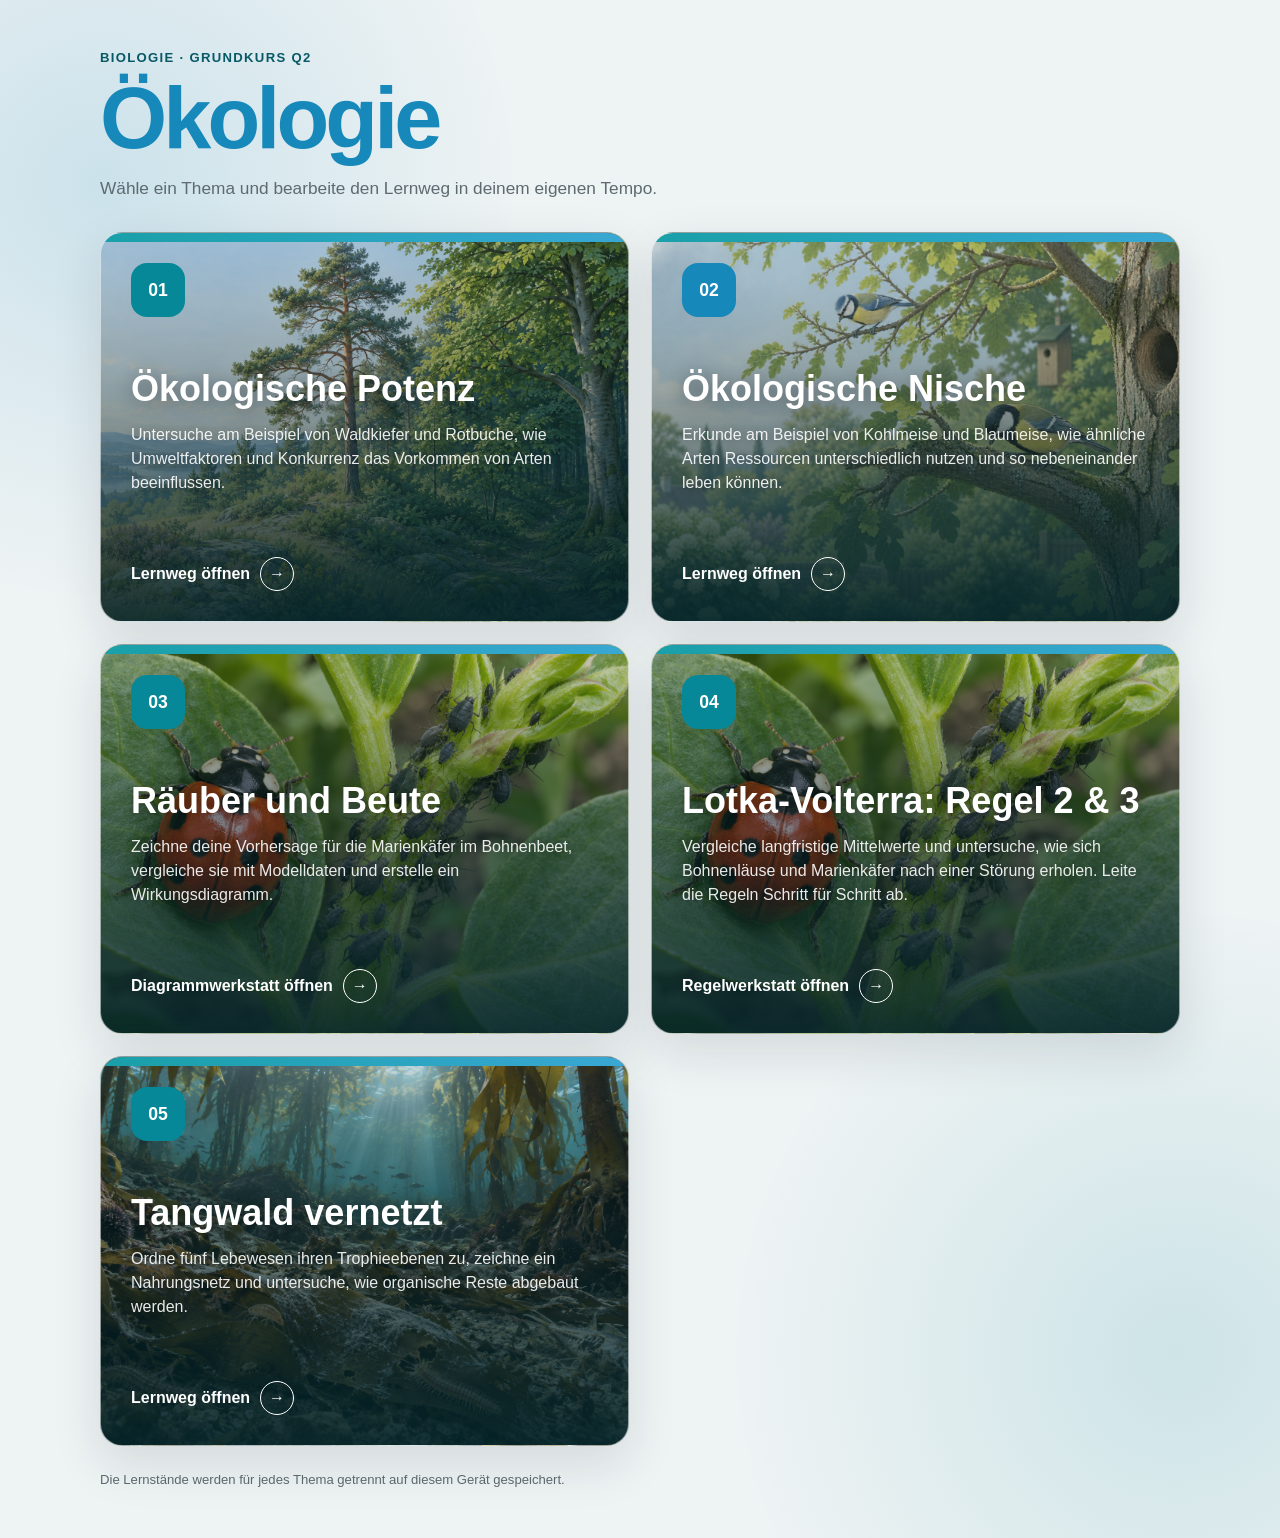
<file: index.html>
<!doctype html>
<html lang="de">
<head>
  <meta charset="utf-8">
  <meta name="viewport" content="width=device-width, initial-scale=1">
  <meta name="description" content="Interaktive Lernprogramme zu ökologischer Potenz, ökologischer Nische, Räuber-Beute-Beziehungen und Nahrungsnetzen für den Biologieunterricht.">
  <title>Ökologie</title>
  <link rel="icon" type="image/svg+xml" href="data:image/svg+xml,%3Csvg xmlns='http://www.w3.org/2000/svg' viewBox='0 0 64 64'%3E%3Crect width='64' height='64' rx='14' fill='%23078898'/%3E%3Cpath d='M15 45c10-4 13-17 17-29 5 12 8 25 17 29H15Z' fill='%23fff'/%3E%3Ccircle cx='46' cy='18' r='6' fill='%231688ba'/%3E%3C/svg%3E">
  <style>
    :root { --ink:#17242a; --muted:#5d6a70; --petrol:#078898; --petrol-dark:#075966; --blue:#1688ba; --line:#d5dfe2; --surface:#fff; --background:#eef3f4; --shadow:0 18px 50px rgba(23,36,42,.12); }
    * { box-sizing:border-box; }
    body { min-height:100vh; margin:0; font-family:Arial,Helvetica,sans-serif; color:var(--ink); background:radial-gradient(circle at 8% 12%,rgba(22,136,186,.16),transparent 26rem),radial-gradient(circle at 92% 88%,rgba(7,136,152,.14),transparent 28rem),var(--background); font-size:16px; line-height:1.5; }
    .skip { position:absolute; left:-9999px; top:12px; z-index:10; padding:10px 14px; color:#fff; background:var(--petrol-dark); border-radius:8px; }
    .skip:focus { left:12px; }
    .page { width:min(1080px,calc(100% - 40px)); min-height:100vh; margin:auto; display:grid; align-content:center; padding:48px 0; }
    header { margin-bottom:30px; }
    .course { margin:0 0 8px; color:var(--petrol-dark); font-size:.82rem; font-weight:700; letter-spacing:.1em; text-transform:uppercase; }
    h1 { margin:0; color:var(--blue); font-size:clamp(2.6rem,8vw,5.4rem); line-height:.98; letter-spacing:-.045em; }
    .intro { max-width:680px; margin:16px 0 0; color:var(--muted); font-size:1.08rem; }
    .modules { display:grid; grid-template-columns:repeat(2,minmax(0,1fr)); gap:22px; }
    .module { position:relative; min-height:390px; padding:30px; overflow:hidden; display:flex; flex-direction:column; color:#fff; text-decoration:none; background-position:center; background-size:cover; border:1px solid rgba(255,255,255,.55); border-radius:22px; box-shadow:var(--shadow); isolation:isolate; transition:transform .2s ease,border-color .2s ease,box-shadow .2s ease; }
    .module:first-child { background-image:linear-gradient(180deg,rgba(5,37,42,.06) 0%,rgba(5,37,42,.32) 38%,rgba(5,37,42,.91) 100%),url("assets/kachel-oekologische-potenz.png"); }
    .module:nth-child(2) { background-image:linear-gradient(180deg,rgba(5,37,42,.05) 0%,rgba(5,37,42,.34) 38%,rgba(5,37,42,.92) 100%),url("assets/kachel-oekologische-nische.png"); }
    .module.bohnenbeet { background-image:linear-gradient(180deg,rgba(5,37,42,.15),rgba(5,37,42,.92)),url("diagrammwerkstatt/bohnentrieb.png"); }
    .module.tangwald { background-image:linear-gradient(180deg,rgba(5,37,42,.15),rgba(5,37,42,.94)),url("nahrungsnetz/assets/tangwald-detritus.png"); }
    .module::before { content:""; position:absolute; inset:0 0 auto; height:9px; z-index:2; background:linear-gradient(90deg,#19a0a8,#39a8d4); }
    .module:hover { transform:translateY(-5px); border-color:#fff; box-shadow:0 26px 62px rgba(23,36,42,.24); }
    .module:focus-visible { outline:4px solid rgba(22,136,186,.28); outline-offset:4px; }
    .number { position:relative; z-index:1; width:54px; height:54px; display:grid; place-items:center; margin-bottom:52px; border-radius:16px; color:#fff; background:var(--petrol); font-size:1.1rem; font-weight:700; }
    .module:nth-child(2) .number { background:var(--blue); }
    .module h2 { position:relative; z-index:1; margin:0; color:#fff; font-size:clamp(1.65rem,3.2vw,2.25rem); line-height:1.12; text-shadow:0 2px 18px rgba(0,0,0,.38); }
    .module p { position:relative; z-index:1; max-width:34rem; margin:13px 0 25px; color:rgba(255,255,255,.9); text-shadow:0 1px 10px rgba(0,0,0,.32); }
    .start { position:relative; z-index:1; margin-top:auto; display:inline-flex; align-items:center; gap:10px; color:#fff; font-weight:700; }
    .arrow { width:34px; height:34px; display:grid; place-items:center; border:1px solid currentColor; border-radius:50%; transition:transform .2s ease,background .2s ease,color .2s ease; }
    .module:hover .arrow { transform:translateX(4px); color:var(--petrol-dark); background:#fff; }
    footer { margin-top:24px; color:var(--muted); font-size:.82rem; }
    @media (max-width:760px) { .page { width:min(100% - 28px,560px); padding:34px 0; align-content:start; } header { margin:22px 0 24px; } .modules { grid-template-columns:1fr; } .module { min-height:280px; padding:25px; } .number { margin-bottom:34px; } }
    @media (prefers-reduced-motion:reduce) { *,*::before,*::after { scroll-behavior:auto!important; transition:none!important; } }
  </style>
</head>
<body>
  <a class="skip" href="#module">Zu den Lernprogrammen</a>
  <main class="page">
    <header>
      <p class="course">Biologie · Grundkurs Q2</p>
      <h1>Ökologie</h1>
      <p class="intro">Wähle ein Thema und bearbeite den Lernweg in deinem eigenen Tempo.</p>
    </header>
    <section class="modules" id="module" aria-label="Lernprogramme">
      <a class="module" href="potenz/index.html">
        <span class="number" aria-hidden="true">01</span>
        <h2>Ökologische Potenz</h2>
        <p>Untersuche am Beispiel von Waldkiefer und Rotbuche, wie Umweltfaktoren und Konkurrenz das Vorkommen von Arten beeinflussen.</p>
        <span class="start">Lernweg öffnen <span class="arrow" aria-hidden="true">→</span></span>
      </a>
      <a class="module" href="nische/index.html">
        <span class="number" aria-hidden="true">02</span>
        <h2>Ökologische Nische</h2>
        <p>Erkunde am Beispiel von Kohlmeise und Blaumeise, wie ähnliche Arten Ressourcen unterschiedlich nutzen und so nebeneinander leben können.</p>
        <span class="start">Lernweg öffnen <span class="arrow" aria-hidden="true">→</span></span>
      </a>
      <a class="module bohnenbeet" href="diagrammwerkstatt/">
        <span class="number" aria-hidden="true">03</span>
        <h2>Räuber und Beute</h2>
        <p>Zeichne deine Vorhersage für die Marienkäfer im Bohnenbeet, vergleiche sie mit Modelldaten und erstelle ein Wirkungsdiagramm.</p>
        <span class="start">Diagrammwerkstatt öffnen <span class="arrow" aria-hidden="true">→</span></span>
      </a>
      <a class="module bohnenbeet" href="regelwerkstatt/">
        <span class="number" aria-hidden="true">04</span>
        <h2>Lotka-Volterra: Regel 2 &amp; 3</h2>
        <p>Vergleiche langfristige Mittelwerte und untersuche, wie sich Bohnenläuse und Marienkäfer nach einer Störung erholen. Leite die Regeln Schritt für Schritt ab.</p>
        <span class="start">Regelwerkstatt öffnen <span class="arrow" aria-hidden="true">→</span></span>
      </a>
      <a class="module tangwald" href="nahrungsnetz/">
        <span class="number" aria-hidden="true">05</span>
        <h2>Tangwald vernetzt</h2>
        <p>Ordne fünf Lebewesen ihren Trophieebenen zu, zeichne ein Nahrungsnetz und untersuche, wie organische Reste abgebaut werden.</p>
        <span class="start">Lernweg öffnen <span class="arrow" aria-hidden="true">→</span></span>
      </a>
    </section>
    <footer>Die Lernstände werden für jedes Thema getrennt auf diesem Gerät gespeichert.</footer>
  </main>
</body>
</html>
</file>
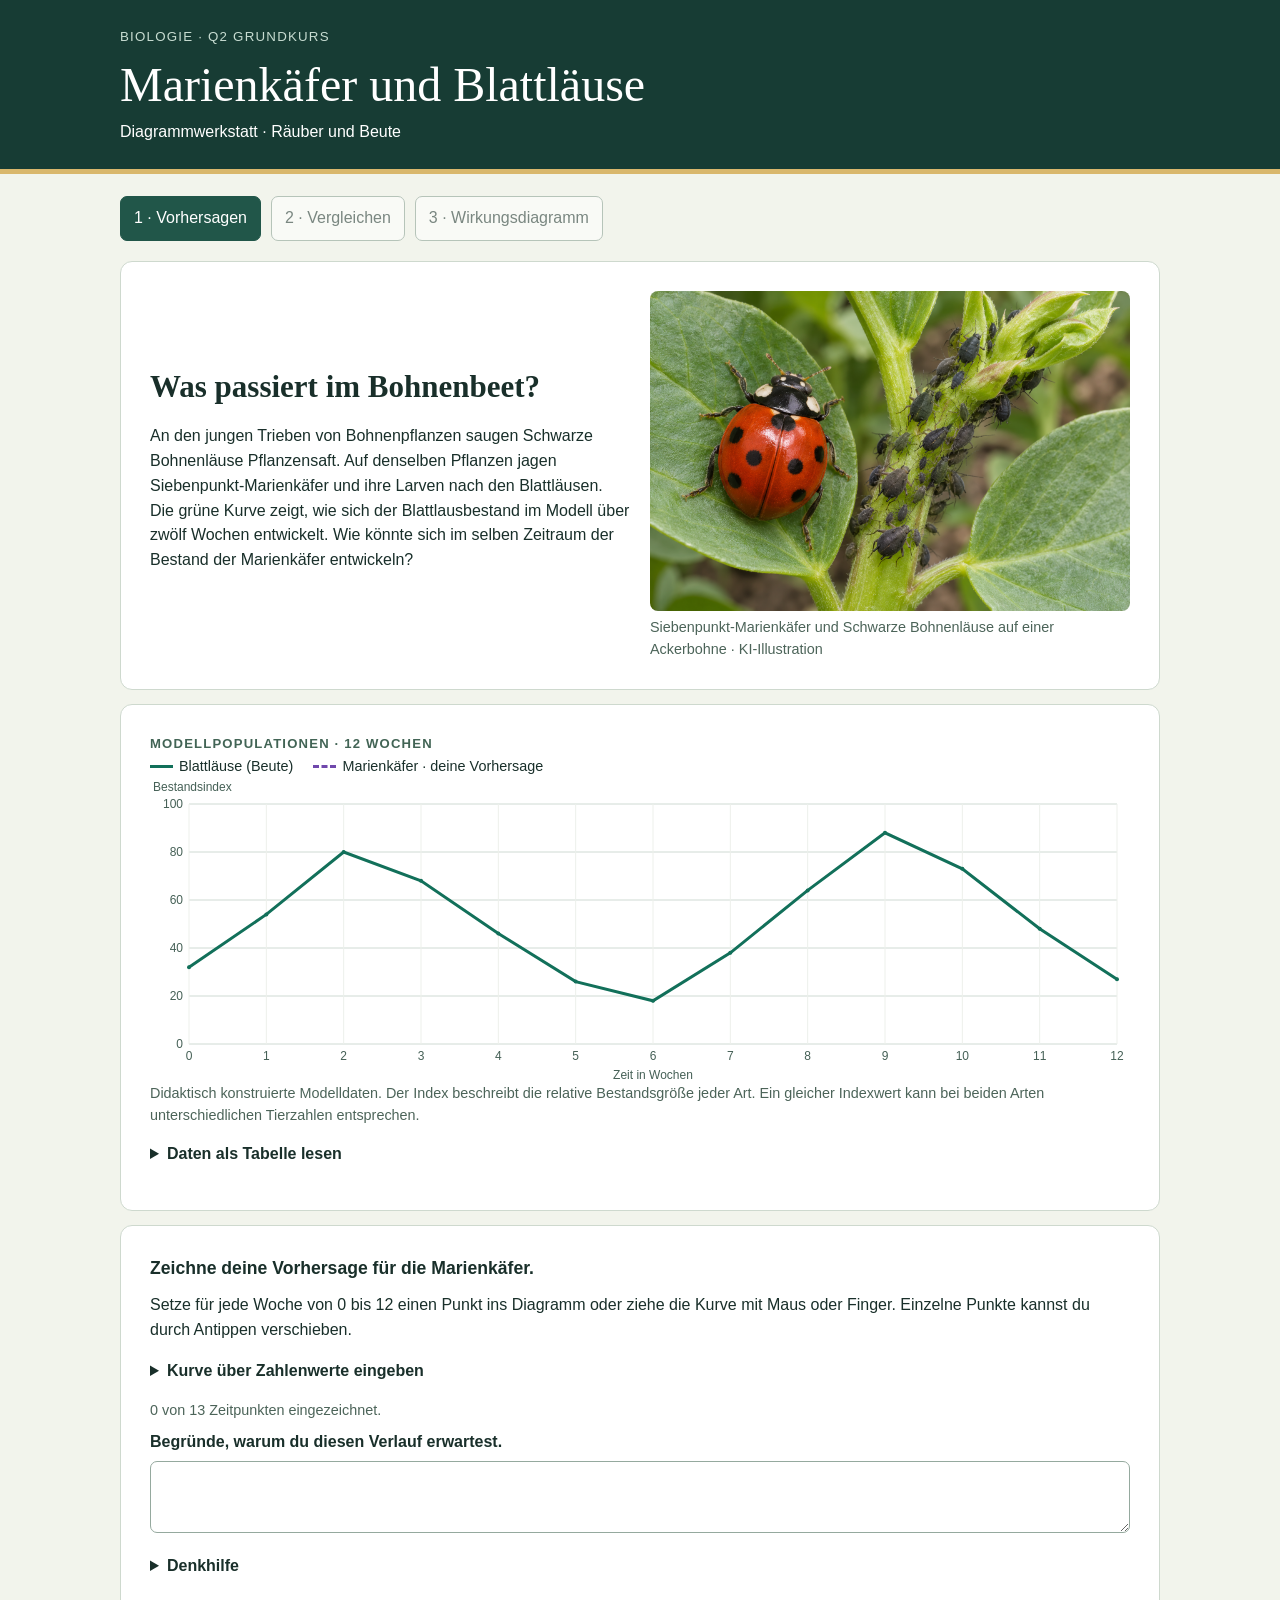
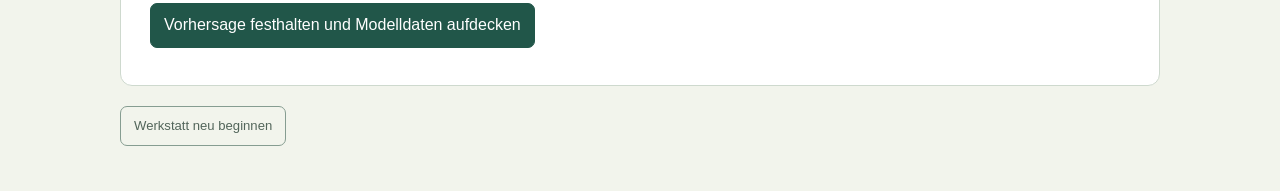
<file: diagrammwerkstatt/index.html>
<!doctype html>
<html lang="de">
<head>
<meta charset="utf-8"><meta name="viewport" content="width=device-width,initial-scale=1">
<title>Marienkäfer und Blattläuse · Diagrammwerkstatt</title>
<style>
*{box-sizing:border-box}body{margin:0;background:#f2f4ec;color:#192f2a;font:16px/1.55 "Source Sans 3","Segoe UI",sans-serif}header{background:#173c34;color:white;padding:24px max(5vw,calc((100vw - 1040px)/2));border-bottom:5px solid #d9b76c}header small{color:#c7dcd1;letter-spacing:.09em}h1,h2,h3,p{margin:0 0 .6em}h1{font:clamp(32px,5vw,48px)/1.15 Georgia,serif;margin:8px 0}main{width:min(1040px,92%);margin:22px auto 45px}nav,.actions,.legend{display:flex;gap:10px;flex-wrap:wrap;align-items:center}button,select,input,textarea{font:inherit;color:inherit}button,select{padding:9px 13px;border:1px solid #869d91;border-radius:7px;background:white}button{cursor:pointer}button:disabled{opacity:.55;cursor:default}nav{padding-bottom:20px}nav button[aria-current=step],.primary{background:#215649;color:white;border-color:#215649}button:focus-visible,select:focus-visible,input:focus-visible,textarea:focus-visible,summary:focus-visible{outline:3px solid #b4601e;outline-offset:2px}.panel,figure{background:#fff;border:1px solid #ced9ce;border-radius:12px;padding:clamp(15px,3vw,29px);margin:0 0 14px}h2{font:600 clamp(23px,3vw,31px)/1.2 Georgia,serif}h3{font-size:1.1rem}.eyebrow{font-size:.82rem;letter-spacing:.09em;text-transform:uppercase;color:#426455;font-weight:700}.legend{gap:6px 20px;font-size:.9rem}.key:before{content:"";display:inline-block;width:23px;margin-right:6px;vertical-align:middle;border-top:3px solid var(--c)}.dash:before{border-top-style:dashed}svg{display:block;width:100%;user-select:none}svg.edit{touch-action:none;cursor:crosshair}.muted,figcaption{font-size:.9rem;color:#4c6459}summary{cursor:pointer;font-weight:600;padding:7px 0}textarea{width:100%;display:block;border:1px solid #95a99e;border-radius:7px;margin:6px 0 14px;padding:10px;min-height:68px;resize:vertical}label{font-weight:600}input[type=number]{width:70px;border:1px solid #95a99e;padding:5px;border-radius:4px}.values{display:grid;grid-template-columns:repeat(auto-fit,minmax(88px,1fr));gap:8px}.values label{font-size:.86rem}.values input{display:block}table{border-collapse:collapse}th,td{padding:4px 15px;border-bottom:1px solid #dde4dc;text-align:right}.feedback{color:#733b12;font-weight:600;margin:.5em 0}.success{color:#215649}.ring{display:grid;grid-template-columns:minmax(0,1fr) 38px minmax(0,1fr);grid-template-rows:auto 32px auto;align-items:center;text-align:center;gap:4px;max-width:750px;margin:20px auto}.node{background:#eef4ea;padding:12px;border:1px solid #adbfaf;border-radius:9px}.node select{width:100%;padding:6px;font-size:.95rem}.arrow{font-size:1.55rem;color:#315e51}.actions{margin-top:18px}footer{font-size:.82rem;color:#52655a;margin-top:20px}footer button{font-size:inherit;background:transparent}details{margin:8px 0}[hidden]{display:none!important}@media(max-width:550px){main{width:96%}nav{gap:5px}nav button{font-size:.81rem;padding:7px}.ring{gap:2px;grid-template-columns:minmax(0,1fr) 18px minmax(0,1fr)}.node{padding:4px}.node select{font-size:.81rem;padding:5px 0}.panel,figure{padding:13px}.key{font-size:.82rem}}
#scene{padding:0;border:0;margin:0}#scene img{width:100%;height:auto;display:block;border-radius:8px}#intro:has(#scene:not([hidden])){display:grid;grid-template-columns:1fr 1fr;align-items:center;gap:20px}#scene figcaption{margin-top:5px}@media(max-width:650px){#intro:has(#scene:not([hidden])){grid-template-columns:1fr}}
</style>
</head>
<body>
<header><small>BIOLOGIE · Q2 GRUNDKURS</small><h1>Marienkäfer und Blattläuse</h1><div>Diagrammwerkstatt · Räuber und Beute</div></header>
<main>
<p id="previewLabel" class="muted" hidden>Testmodus aktiv · Alle Schritte und die Beispielerklärung sind frei zugänglich.</p><nav aria-label="Arbeitsschritte"><button>1 · Vorhersagen</button><button>2 · Vergleichen</button><button>3 · Wirkungsdiagramm</button></nav>
<section class="panel" id="intro"><div><h2 id="heading"></h2><p id="lead"></p></div><figure id="scene"><img src="bohnentrieb.png" width="1536" height="1024" alt="Links sitzt ein Siebenpunkt-Marienkäfer auf einem Blatt. Rechts sammeln sich Schwarze Bohnenläuse am jungen Trieb derselben Bohnenpflanze."><figcaption>Siebenpunkt-Marienkäfer und Schwarze Bohnenläuse auf einer Ackerbohne · KI-Illustration</figcaption></figure></section>
<figure id="figure"><div class="eyebrow">Modellpopulationen · 12 Wochen</div><div class="legend"><span class="key" style="--c:#12705a">Blattläuse (Beute)</span><span class="key dash" style="--c:#7048ac">Marienkäfer · deine Vorhersage</span><span id="modelKey" class="key" style="--c:#b05019">Marienkäfer · Modell</span></div>
<svg id="plot" role="img" aria-label="Bestandsindex im Zeitverlauf"></svg>
<figcaption>Didaktisch konstruierte Modelldaten. Der Index beschreibt die relative Bestandsgröße jeder Art. Ein gleicher Indexwert kann bei beiden Arten unterschiedlichen Tierzahlen entsprechen.</figcaption>
<details style="overflow-x:auto"><summary>Daten als Tabelle lesen</summary><table id="data"></table></details></figure>
<section id="prediction" class="panel">
<h3>Zeichne deine Vorhersage für die Marienkäfer.</h3><p>Setze für jede Woche von 0 bis 12 einen Punkt ins Diagramm oder ziehe die Kurve mit Maus oder Finger. Einzelne Punkte kannst du durch Antippen verschieben.</p>
<details id="numeric"><summary>Kurve über Zahlenwerte eingeben</summary><div class="values" id="values"></div></details>
<p class="muted" id="progress"></p>
<label for="reason">Begründe, warum du diesen Verlauf erwartest.</label><textarea id="reason"></textarea>
<details><summary>Denkhilfe</summary>Wovon hängt es ab, ob Marienkäferlarven überleben und sich zu Käfern entwickeln? Überlege, wann sich eine Veränderung im Bestand zeigen könnte.</details>
<div class="actions"><button class="primary" id="reveal">Vorhersage festhalten und Modelldaten aufdecken</button></div><p class="feedback" id="firstMsg" role="status"></p></section>
<section id="comparison" class="panel" hidden><h3>Was zeigen die Daten?</h3>
<details><summary>Meine ursprüngliche Begründung lesen</summary><p id="original"></p></details>
<p>Untersuche die erste Welle (Woche 0 bis 6). In welcher Woche ist der Blattlausbestand am größten? Wann erreicht der Marienkäferbestand sein Maximum?</p>
<div class="actions"><label>Blattläuse <input type="number" min="0" max="6" id="peakB"></label><label>Marienkäfer <input type="number" min="0" max="6" id="peakR"></label></div>
<p>Vergleiche nun deine Vorhersage mit der Modellkurve der Marienkäfer. Belege eine Übereinstimmung oder Abweichung mit der Woche und den beiden Indexwerten.</p><label for="compare">Mein Vergleich</label><textarea id="compare"></textarea>
<details><summary>Hilfe zum Vergleichen</summary>Wähle eine Woche. Lies dort den Wert deiner gestrichelten Kurve und den Wert der orangefarbenen Kurve ab. Was fällt dir auf?</details>
<button id="toRing" class="primary">Vergleich prüfen und weiter</button><p id="secondMsg" class="feedback" role="status"></p></section>
<section id="diagram" class="panel" hidden><h3>Wie hängen die Bestandsänderungen zusammen?</h3>
<p>Beginne oben links mit einer wachsenden Blattlauspopulation. Ergänze die drei Felder im Uhrzeigersinn, sodass sich der Kreis schließt. Jeder Pfeil bedeutet „trägt im Modell dazu bei, dass …“.</p>
<div class="ring"><div class="node"><strong>Mehr Blattläuse</strong></div><span class="arrow">→</span><div class="node"><select id="slot1" aria-label="Zweite Station oben rechts"></select></div><span class="arrow">↑</span><span></span><span class="arrow">↓</span><div class="node"><select id="slot3" aria-label="Vierte Station unten links"></select></div><span class="arrow">←</span><div class="node"><select id="slot2" aria-label="Dritte Station unten rechts"></select></div></div>
<label for="explain">Erkläre zwei Pfeile mit eigenen Worten. Wie beeinflusst die Zahl der Blattläuse den Marienkäferbestand? Wie wirkt sich dessen Veränderung auf die Blattläuse aus?</label><textarea id="explain"></textarea>
<details><summary>Denkhilfe</summary>Denke beim ersten Pfeil an Nahrungsangebot, Überleben und Fortpflanzung. Verfolge beim zweiten Pfeil, wie sich die Zahl der gefressenen Blattläuse verändert.</details>
<button class="primary" id="check">Wirkungsdiagramm prüfen</button><p id="thirdMsg" class="feedback" role="status"></p><details id="solution" hidden><summary>Meine Erklärung mit einer Beispielerklärung vergleichen</summary>Bei reichlich Blattläusen finden Marienkäferlarven leichter Nahrung. Mehr Larven können überleben und sich zu Käfern entwickeln. So kann der Marienkäferbestand mit Verzögerung wachsen. Fressen die Käfer und ihre Larven mehr Blattläuse, als hinzukommen, sinkt der Blattlausbestand. Werden Blattläuse knapp, finden auch die Larven weniger Nahrung. Der Marienkäferbestand kann zurückgehen. Dadurch werden weniger Blattläuse gefressen und ihr Bestand kann wieder wachsen. Das Modell vereinfacht weitere Einflüsse wie Wetter und andere Nahrungsquellen.</details><details id="rule" hidden><summary>Vom Bohnenbeet zur ersten Lotka-Volterra-Regel</summary><p>Vergleiche die beiden Wellen. Bei den Blattläusen liegen die Höchstwerte in Woche 2 und Woche 9. Bei den Marienkäfern folgen sie in Woche 4 und Woche 11. Der Abstand beträgt in diesem Beispiel jeweils zwei Wochen.</p><p><strong>Erste Lotka-Volterra-Regel (Periodizitätsregel).</strong> Unter konstanten Umweltbedingungen schwanken im idealisierten Räuber-Beute-Modell die Bestände beider Populationen periodisch. Die Maxima der Räuberpopulation folgen zeitversetzt auf die Maxima der Beutepopulation.</p><p>Die Kurven im Bohnenbeet veranschaulichen dieses Muster mit konstruierten Daten. In einem realen Beet verändern etwa die Witterung und die Zuwanderung von Marienkäfern den Verlauf.</p></details></section>
<footer><button id="reset">Werkstatt neu beginnen</button></footer></main>
<script>
'use strict';
const $ = id => document.getElementById(id);
const prey = [32,54,80,68,46,26,18,38,64,88,73,48,27];
const predators = [26,20,31,51,67,56,37,23,20,34,54,71,59];
const storageKey = 'gk-diagrammwerkstatt-bohnenbeet-wochen-v1';
const fresh = () => ({points:Array(13).fill(null),reason:'',compare:'',explain:'',peakB:'',peakR:'',slots:['','',''],stage:0,unlocked:0,done:false});
const preview = false;
$('previewLabel').hidden=!preview;
let state = fresh();
try { const prior=JSON.parse(localStorage.getItem(storageKey)); if(!preview && prior && prior.points?.length===13 && prior.slots?.length===3) Object.assign(state,prior); } catch {}
function save(){if(preview)return;try{localStorage.setItem(storageKey,JSON.stringify(state));}catch{}}
const nav=[...document.querySelectorAll('nav button')];
const titles=['Was passiert im Bohnenbeet?','Wie gut passt deine Vorhersage?','Welche Wirkungen schließen den Kreis?'];
const leads=['An den jungen Trieben von Bohnenpflanzen saugen Schwarze Bohnenläuse Pflanzensaft. Auf denselben Pflanzen jagen Siebenpunkt-Marienkäfer und ihre Larven nach den Blattläusen. Die grüne Kurve zeigt, wie sich der Blattlausbestand im Modell über zwölf Wochen entwickelt. Wie könnte sich im selben Zeitraum der Bestand der Marienkäfer entwickeln?','Deine Vorhersage bleibt gestrichelt sichtbar. Vergleiche sie mit den aufgedeckten Modelldaten.','Nutze deine Beobachtungen aus dem Diagramm, um die wechselseitige Wirkung beider Populationen zu erklären.'];
const colors={prey:'#12705a',prediction:'#7048ac',predator:'#b05019'};
const plot=$('plot');
let layout;
function modelVisible(){return preview ? state.stage === 1 : state.unlocked > 0;}
function draw(){
 if($('figure').hidden)return;
 const w=Math.max(270,Math.floor(plot.getBoundingClientRect().width)),h=w<520?240:305;
 const l=39,r=w-13,t=27,b=h-38;
 const x=i=>l+i*(r-l)/12,y=v=>b-v*(b-t)/100;
 layout={l,r,t,b,w,h};
 plot.setAttribute('viewBox','0 0 '+w+' '+h);
 const line=(a,c,d,e,color)=>'<line x1="'+a+'" y1="'+c+'" x2="'+d+'" y2="'+e+'" stroke="'+color+'"/>';
 const label=(a,c,s,align='middle')=>'<text x="'+a+'" y="'+c+'" text-anchor="'+align+'" fill="#456056" font-size="12">'+s+'</text>';
 let svg=label(3,14,'Bestandsindex','start');
 for(let v=0;v<=100;v+=20)svg+=line(l,y(v),r,y(v),'#cfdad3')+label(l-6,y(v)+4,v,'end');
 for(let i=0;i<=12;i++)svg+=line(x(i),t,x(i),b,'#edf0eb')+label(x(i),b+16,i);
 svg+=label((l+r)/2,h-3,'Zeit in Wochen');
 function series(values,color,dashed){
  let path='';
  values.forEach((v,i)=>{if(v!==null)path+=(i===0||values[i-1]===null?'M':'L')+x(i)+' '+y(v)+' ';});
  return '<path d="'+path+'" fill="none" stroke="'+color+'" stroke-width="3" '+(dashed?'stroke-dasharray="7 5"':'')+'/>'+values.map((v,i)=>v===null?'':'<circle cx="'+x(i)+'" cy="'+y(v)+'" r="'+(dashed?3:2)+'" fill="'+color+'"/>').join('');
 }
 svg+=series(prey,colors.prey,false);
 if(modelVisible())svg+=series(predators,colors.predator,false);
 svg+=series(state.points,colors.prediction,true);
 plot.innerHTML=svg;
}
function refreshData(){
 $('progress').textContent=state.points.filter(v=>v!==null).length+' von 13 Zeitpunkten eingezeichnet.';
 $('data').innerHTML='<tr><th>Woche</th><th>Blattläuse</th><th>Vorhersage</th>'+(modelVisible()?'<th>Marienkäfer</th>':'')+'</tr>'+prey.map((v,i)=>'<tr><td>'+i+'</td><td>'+v+'</td><td>'+(state.points[i]??'–')+'</td>'+(modelVisible()?'<td>'+predators[i]+'</td>':'')+'</tr>').join('');
 draw();
}
function show(stage){
 state.stage=stage;
 $('scene').hidden=stage!==0;
 nav.forEach((btn,i)=>{btn.disabled=!preview && i>state.unlocked;btn.setAttribute('aria-current',i===stage?'step':'false');});
 $('heading').textContent=titles[stage];$('lead').textContent=leads[stage];
 ['prediction','comparison','diagram'].forEach((id,i)=>$(id).hidden=i!==stage);
 $('figure').hidden=stage===2;$('modelKey').hidden=!modelVisible();
 $('reveal').textContent=state.unlocked?'Weiter zum Vergleich':'Vorhersage festhalten und Modelldaten aufdecken';
 $('reason').readOnly=!!state.unlocked;
 document.querySelectorAll('#values input').forEach(el=>el.disabled=!!state.unlocked);
 plot.classList.toggle('edit',!state.unlocked);
 $('original').textContent=state.reason;
 $('rule').hidden=$('solution').hidden=!preview && !state.done;
 if(preview){$('reveal').textContent='Modelldaten ansehen';$('toRing').textContent='Zum Wirkungsdiagramm';$('original').textContent=state.reason || 'Noch keine Begründung eingetragen.';if(stage===1 && state.points.every(v=>v===null))$('lead').textContent='Die orange Kurve zeigt die Modelldaten der Marienkäfer. Eine eigene Vorhersage kannst du im ersten Schritt ergänzen.';}
 refreshData();save();
}
function navigate(i){show(i);window.scrollTo(0,0);}
nav.forEach((btn,i)=>btn.onclick=()=>navigate(i));
for(const key of ['reason','compare','explain','peakB','peakR']){
 $(key).value=state[key];
 $(key).oninput=()=>{state[key]=$(key).value;save();};
}
prey.forEach((_,i)=>{
 const wrap=document.createElement('label');wrap.textContent='Woche '+i;
 const field=document.createElement('input');field.type='number';field.min=0;field.max=100;field.step=1;field.value=state.points[i]??'';
 field.oninput=()=>{state.points[i]=field.value!==''&&field.validity.valid?Number(field.value):null;refreshData();save();};
 wrap.append(field);$('values').append(wrap);
});
let last=null,active=null;
function mark(e){
 const rect=plot.getBoundingClientRect(),{l,r,t,b}=layout;
 const index=Math.max(0,Math.min(12,Math.round((e.clientX-rect.left-l)/(r-l)*12)));
 const value=Math.max(0,Math.min(100,Math.round((b-e.clientY+rect.top)/(b-t)*100)));
 const set=(i,v)=>{state.points[i]=v;$('values').children[i].querySelector('input').value=v;};
 if(last && index!==last.index){
  const sign=Math.sign(index-last.index);
  for(let i=last.index+sign;i!==index;i+=sign)set(i,Math.round(last.value+(value-last.value)*(i-last.index)/(index-last.index)));
 }
 set(index,value);last={index,value};refreshData();
}
plot.onpointerdown=e=>{if(state.unlocked||active!==null||e.button!==0)return;active=e.pointerId;plot.setPointerCapture(active);last=null;mark(e);};
plot.onpointermove=e=>{if(active===e.pointerId)mark(e);};
plot.onlostpointercapture=()=>{active=null;last=null;save();};
$('reveal').onclick=()=>{
 if(preview){navigate(1);return;}
 if(state.points.includes(null)||!state.reason.trim()){ $('firstMsg').textContent='Trage für jede Woche einen Indexwert von 0 bis 100 ein und begründe deine Vorhersage.';return;}
 $('firstMsg').textContent='';state.unlocked=Math.max(1,state.unlocked);navigate(1);
};
$('toRing').onclick=()=>{
 if(preview){navigate(2);return;}
 if(Number(state.peakB)!==2||Number(state.peakR)!==4){$('secondMsg').textContent='Prüfe beide Maxima innerhalb der ersten sechs Wochen. Lies unter jedem höchsten Punkt die Woche ab.';return;}
 if(!state.compare.trim()){$('secondMsg').textContent='Halte deinen Vergleich mit einem konkreten Datenbeleg fest.';return;}
 $('secondMsg').textContent='';state.unlocked=2;navigate(2);
};
const options={'r+':'Mehr Marienkäfer','r−':'Weniger Marienkäfer','b−':'Weniger Blattläuse'};
const orders=[['b−','r−','r+'],['r−','r+','b−'],['r+','b−','r−']];
orders.forEach((order,i)=>{
 const el=$('slot'+(i+1));el.add(new Option('Auswählen …',''));
 order.forEach(k=>el.add(new Option(options[k],k)));el.value=state.slots[i];
 el.onchange=()=>{state.slots[i]=el.value;state.done=false;$('rule').hidden=$('solution').hidden=!preview;$('solution').open=false;$('thirdMsg').textContent='';save();};
});
$('check').onclick=()=>{
 const msg=$('thirdMsg');msg.classList.remove('success');
 if(state.slots.some(v=>!v)){msg.textContent='Ergänze alle drei Felder.';return;}
 if(state.slots.join('/')!=='r+/b−/r−'){msg.textContent='Prüfe jeden Pfeil in Leserichtung. Überlege, welche Population jeweils auf die andere reagiert.';return;}
 if(!state.explain.trim()){msg.textContent='Dein Kreis stimmt. Begründe nun zwei Pfeile.';return;}
 state.done=true;msg.classList.add('success');msg.textContent='Dein Wirkungsdiagramm ist richtig angeordnet. Prüfe deine Begründung anhand der Beispielerklärung.';$('rule').hidden=$('solution').hidden=false;save();
};
$('reset').onclick=()=>{if(confirm('Alle Eingaben auf diesem Gerät löschen und neu beginnen?')){state=fresh();save();location.reload();}};
new ResizeObserver(draw).observe(plot.parentElement);
show(state.stage);
</script>
</body></html>
</file>
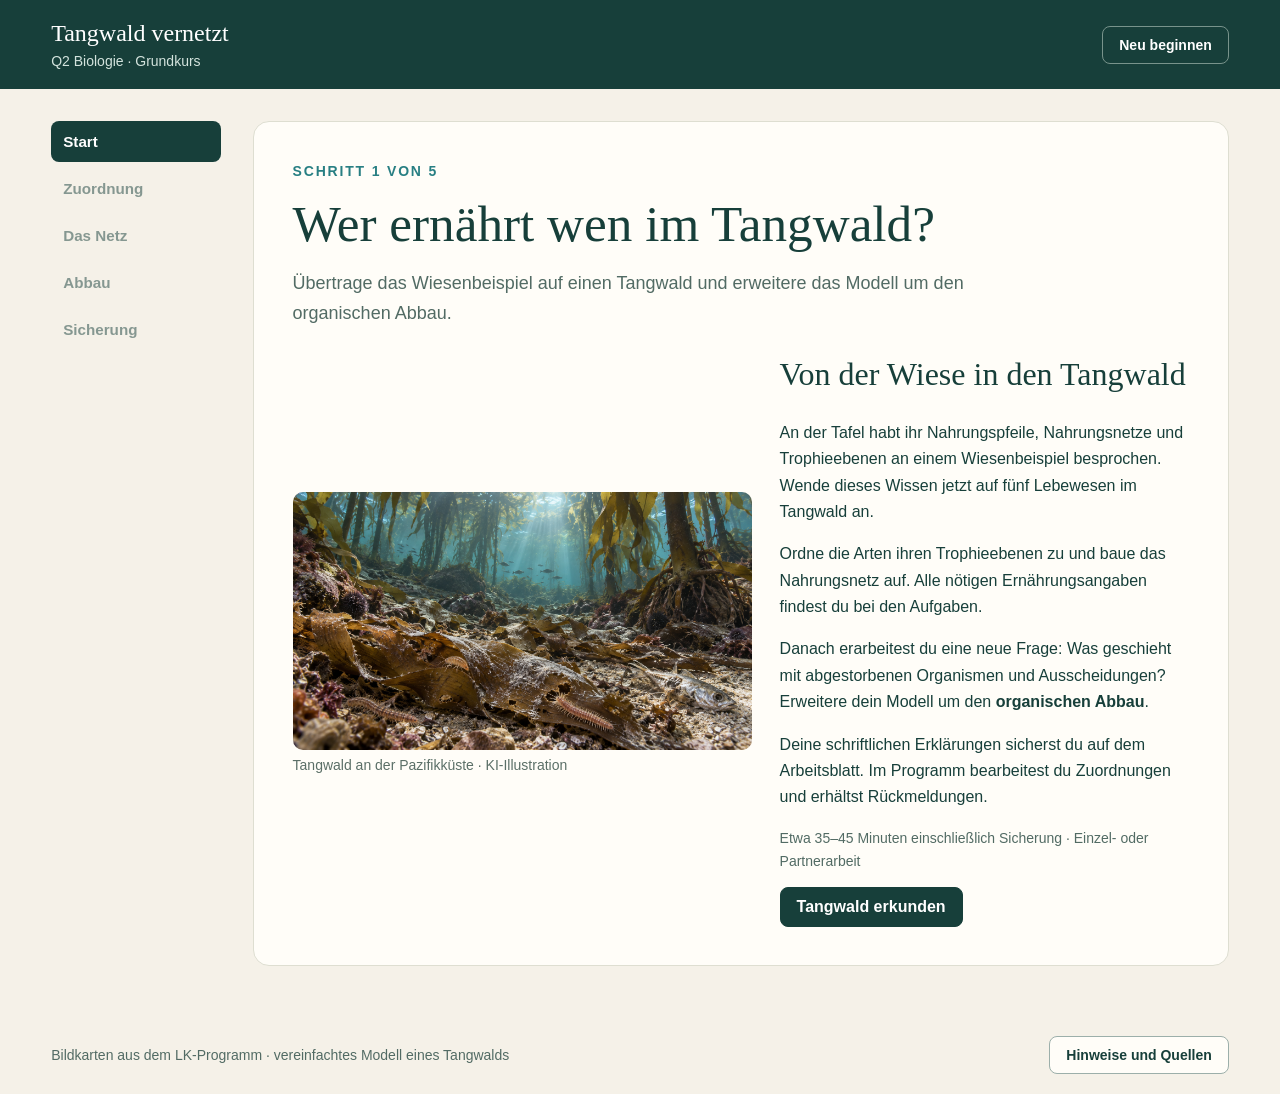
<file: nahrungsnetz/index.html>
<!doctype html>
<html lang="de">
<head>
  <meta charset="utf-8">
  <meta name="viewport" content="width=device-width,initial-scale=1">
  <meta name="theme-color" content="#173f3a">
  <title>Tangwald vernetzt · Q2 Biologie GK</title>
  <link rel="stylesheet" href="style.css">
</head>
<body>
  <header class="topbar">
    <a href="#main" class="brand">Tangwald vernetzt <span>Q2 Biologie · Grundkurs</span></a>
    <div class="tools"><button id="reset" type="button">Neu beginnen</button></div>
  </header>


  <div class="shell"><nav id="nav" aria-label="Lernweg"></nav>
    <main id="main" tabindex="-1"><p class="eyebrow" id="progress"></p><h1 id="title"></h1><p id="lead" class="lead"></p><div id="content"></div></main>
  </div>
  <footer><span>Bildkarten aus dem LK-Programm · vereinfachtes Modell eines Tangwalds</span><button id="info" type="button">Hinweise und Quellen</button></footer>
  <dialog id="infoDialog"><button id="closeInfo" class="close" type="button">Schließen</button><h2>Für den Q2-Grundkurs</h2><p>Etwa 35–45 Minuten einschließlich kurzer Sicherung. Anschluss an Artbeziehungen und Lotka-Volterra. Neuer Lerninhalt sind Nahrungsnetze, Trophieebenen und die Rolle der Destruenten.</p><p>Die Ernährungsangaben beschreiben einen ausgewählten Ausschnitt des Tangwalds. Weitere Nahrung und weitere Arten bleiben im Modell unberücksichtigt. Die Abbildungen sind KI-Illustrationen aus der LK-Vorlage.</p><p>Die nächsten Schritte werden nach erfolgreicher Bearbeitung freigeschaltet. Dein Lernstand wird im Browser auf diesem Gerät gespeichert.</p><p>Das Programm verbindet den Transfer vom Wiesenbeispiel auf den Tangwald mit der Erweiterung um den organischen Abbau. Schriftliche Erklärungen werden ausschließlich auf dem Arbeitsblatt gesichert. Die digitalen Zuordnungen können heruntergeladen oder gedruckt werden.</p><p>Fachlicher Abgleich der Fraßbeziehungen</p><ul><li><a href="https://www.montereybayaquarium.org/animals-the-ocean/animals-a-to-z/sea-otter" target="_blank" rel="noreferrer">Monterey Bay Aquarium · Sea otter</a></li><li><a href="https://www.montereybayaquarium.org/animals-the-ocean/animals-a-to-z/sunflower-star" target="_blank" rel="noreferrer">Monterey Bay Aquarium · Sunflower star</a></li><li><a href="https://www.montereybayaquarium.org/animals-the-ocean/ecosystems/kelp-forest" target="_blank" rel="noreferrer">Monterey Bay Aquarium · Kelp forest</a></li></ul></dialog>
  <script src="app.js"></script>
</body>
</html>
</file>
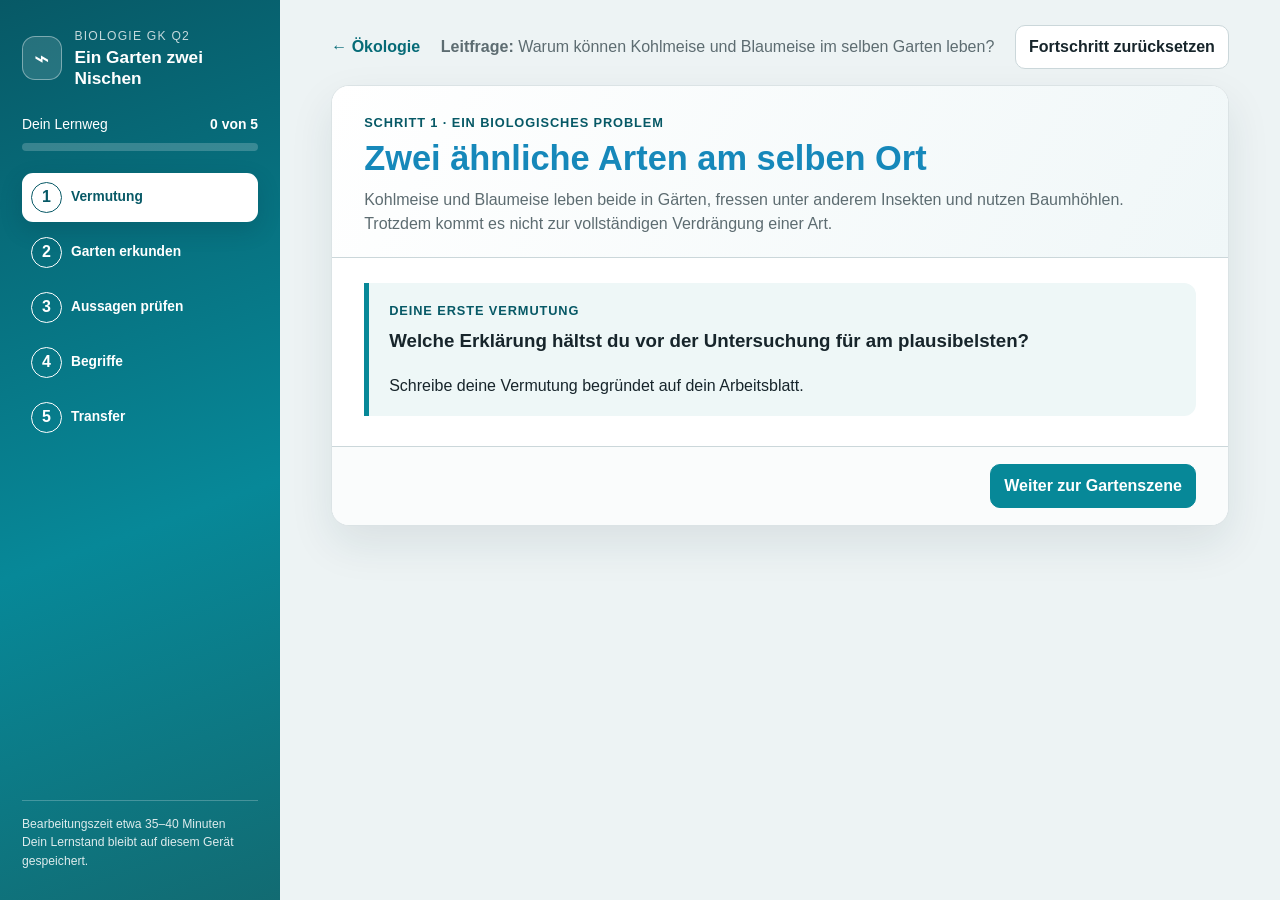
<file: nische/index.html>
<!doctype html>
<html lang="de">
<head>
  <meta charset="utf-8">
  <meta name="viewport" content="width=device-width,initial-scale=1">
  <meta name="description" content="Interaktiver Lernweg zur ökologischen Nische am Beispiel von Kohlmeise und Blaumeise.">
  <title>Ein Garten zwei Nischen</title>
  <link rel="icon" href="data:image/svg+xml,%3Csvg xmlns='http://www.w3.org/2000/svg' viewBox='0 0 64 64'%3E%3Crect width='64' height='64' rx='14' fill='%23078898'/%3E%3Cpath d='M14 46c9-6 12-19 18-31 7 12 9 25 18 31H14Z' fill='%23fff'/%3E%3Ccircle cx='43' cy='19' r='7' fill='%231688ba'/%3E%3C/svg%3E">
  <link rel="stylesheet" href="styles.css">
  <link rel="stylesheet" href="extras.css">
  <style>.home-link{color:#066b77;font-weight:700;text-decoration:none;white-space:nowrap}.home-link:hover{text-decoration:underline}</style>
</head>
<body>
  <a class="skip" href="#content">Zum Lerninhalt</a>
  <div class="app-shell">
    <aside class="rail">
      <div class="brand"><span class="brand-mark" aria-hidden="true">⌁</span><div><p>Biologie GK Q2</p><h1>Ein Garten zwei Nischen</h1></div></div>
      <div class="progress-copy"><span>Dein Lernweg</span><strong id="progressText">0 von 5</strong></div>
      <div class="progress-track"><div id="progressFill"></div></div>
      <ol id="stepNav" class="step-nav"></ol>
      <p class="rail-note">Bearbeitungszeit etwa 35–40 Minuten<br>Dein Lernstand bleibt auf diesem Gerät gespeichert.</p>
    </aside>

    <main id="content">
      <div class="topbar">
        <a class="home-link" href="../index.html">← Ökologie</a>
        <p><strong>Leitfrage:</strong> Warum können Kohlmeise und Blaumeise im selben Garten leben?</p>
        <button class="quiet" id="resetBtn" type="button">Fortschritt zurücksetzen</button>
      </div>

      <article class="workspace">
        <section class="stage active" data-stage="0">
          <header class="stage-head"><p class="kicker">Schritt 1 · Ein biologisches Problem</p><h2>Zwei ähnliche Arten am selben Ort</h2><p>Kohlmeise und Blaumeise leben beide in Gärten, fressen unter anderem Insekten und nutzen Baumhöhlen. Trotzdem kommt es nicht zur vollständigen Verdrängung einer Art.</p></header>
          <div class="stage-body"><div class="worksheet-prompt"><p class="eyebrow">Deine erste Vermutung</p><h3>Welche Erklärung hältst du vor der Untersuchung für am plausibelsten?</h3><p>Schreibe deine Vermutung begründet auf dein Arbeitsblatt.</p></div></div>
          <div class="stage-nav"><span></span><button class="primary next" type="button">Weiter zur Gartenszene</button></div>
        </section>

        <section class="stage" data-stage="1">
          <header class="stage-head"><p class="kicker">Schritt 2 · Erkunden</p><h2>Untersuche den Garten</h2><p>Finde acht Informationsbereiche und übertrage sie an die korrekten Stellen in die Tabelle auf deinem Arbeitsblatt.</p></header>
          <div class="stage-body">
            <div class="explore-toolbar"><strong id="hotspotCount">0 von 8 Informationen gefunden</strong><button class="quiet" id="hintToggle" type="button" aria-pressed="false">Suchbereiche kurz zeigen</button></div>
            <div class="scene-wrap" id="scene">
              <img src="assets/garten-meisen.png" alt="Detailreiche Gartenszene mit einer Kohlmeise auf einem kräftigen inneren Ast, einer Blaumeise auf dünnen äußeren Zweigen, zwei Nistkästen, einem Futterhaus und verschiedenen Nahrungstieren.">
              <button class="hotspot" style="--x:22%;--y:22%;--w:18%;--h:25%" data-hotspot="great" aria-label="Kohlmeise untersuchen"></button>
              <button class="hotspot" style="--x:69%;--y:3%;--w:18%;--h:26%" data-hotspot="blue" aria-label="Blaumeise untersuchen"></button>
              <button class="hotspot" style="--x:30%;--y:37%;--w:12%;--h:14%" data-hotspot="caterpillar" aria-label="Nahrung am kräftigen Ast untersuchen"></button>
              <button class="hotspot" style="--x:82%;--y:10%;--w:15%;--h:20%" data-hotspot="leaves" aria-label="Kleine Tiere auf den äußeren Blättern untersuchen"></button>
              <button class="hotspot" style="--x:10%;--y:2%;--w:15%;--h:31%" data-hotspot="largeBox" aria-label="Nistkasten mit großer Öffnung untersuchen"></button>
              <button class="hotspot" style="--x:73%;--y:29%;--w:13%;--h:24%" data-hotspot="smallBox" aria-label="Nistkasten mit kleiner Öffnung untersuchen"></button>
              <button class="hotspot" style="--x:49%;--y:44%;--w:15%;--h:24%" data-hotspot="feeder" aria-label="Futterhaus untersuchen"></button>
              <button class="hotspot" style="--x:23%;--y:82%;--w:27%;--h:17%" data-hotspot="ground" aria-label="Bodenbereich untersuchen"></button>
            </div>
            <p class="scene-note">Die Illustration bündelt typische Beobachtungen in einer Szene. Die Tiere verhalten sich flexibel; die dargestellten Unterschiede sind keine starren Grenzen.</p>
            <section class="evidence" aria-live="polite"><div><p class="eyebrow">Fundstück</p><h3 id="evidenceTitle">Klicke auf einen interessanten Bildbereich.</h3><p id="evidenceText">Gefundene Informationen bleiben unten in deinem Notizspeicher erhalten.</p></div><span id="evidenceTag"></span></section>
            <div id="evidenceLog" class="evidence-log" aria-label="Gesammelte Informationen"></div>
          </div>
          <div class="stage-nav"><button class="secondary prev" type="button">Zurück</button><button class="primary next" type="button">Weiter zur Auswertung</button></div>
        </section>

        <section class="stage" data-stage="2">
          <header class="stage-head"><p class="kicker">Schritt 3 · Auswerten</p><h2>Welches Muster steckt in den Daten?</h2><p>Nutze dazu die ausgefüllte Tabelle auf deinem Arbeitsblatt.</p></header>
          <div class="stage-body">
            <fieldset class="claim-set"><legend>Wähle alle fachlich richtigen Aussagen.</legend>
              <label><input type="checkbox" value="sameNiche"> Da beide Arten Insekten fressen und in Höhlen brüten, sind ihre ökologischen Nischen weitgehend identisch.</label>
              <label><input type="checkbox" value="sameHabitat"> Kohlmeise und Blaumeise können denselben Lebensraum nutzen.</label>
              <label><input type="checkbox" value="traitIsNiche"> Die unterschiedliche Körpergröße ist jeweils bereits die ökologische Nische der Art.</label>
              <label><input type="checkbox" value="reduce"> Die Nutzung unterschiedlicher Bereiche kann die Konkurrenz verringern, ohne sie vollständig aufzuheben.</label>
              <label><input type="checkbox" value="coexist"> Eine teilweise unterschiedliche Ressourcennutzung kann die Koexistenz beider Arten begünstigen.</label>
            </fieldset>
            <button class="primary" id="checkClaims" type="button">Aussagen prüfen</button>
            <div class="feedback" id="claimFeedback" aria-live="polite"></div>
            <div class="concept-strip" id="patternStrip" hidden><span>ähnliche Ansprüche</span><b>→</b><span>Nischenüberlappung</span><b>+</b><span>unterschiedliche Nutzung</span><b>→</b><span>weniger Konkurrenz</span></div>
          </div>
          <div class="stage-nav"><button class="secondary prev" type="button">Zurück</button><button class="primary next" type="button">Weiter zum Fachbegriff</button></div>
        </section>

        <section class="stage" data-stage="3">
          <header class="stage-head"><p class="kicker">Schritt 4 · Begriffe bilden</p><h2>Lebensraum ist nicht gleich Nische</h2><p>Ordne jeder Beschreibung den passenden Fachbegriff zu.</p></header>
          <div class="stage-body">
            <div class="mapping-grid">
              <label><span>Vorkommen am selben Ort</span><b aria-hidden="true">→</b><select data-term="habitat"><option value="">Begriff wählen</option><option value="overlap">Nischenüberlappung</option><option value="niche">ökologische Nische</option><option value="habitat">Lebensraum</option><option value="differentiation">Nischendifferenzierung</option></select></label>
              <label><span>teilweise gleiche Ansprüche</span><b aria-hidden="true">→</b><select data-term="overlap"><option value="">Begriff wählen</option><option value="differentiation">Nischendifferenzierung</option><option value="habitat">Lebensraum</option><option value="overlap">Nischenüberlappung</option><option value="niche">ökologische Nische</option></select></label>
              <label><span>unterschiedliche Ressourcennutzung</span><b aria-hidden="true">→</b><select data-term="differentiation"><option value="">Begriff wählen</option><option value="niche">ökologische Nische</option><option value="overlap">Nischenüberlappung</option><option value="differentiation">Nischendifferenzierung</option><option value="habitat">Lebensraum</option></select></label>
              <label><span>Gesamtheit der Umweltansprüche und Umweltbeziehungen</span><b aria-hidden="true">→</b><select data-term="niche"><option value="">Begriff wählen</option><option value="habitat">Lebensraum</option><option value="niche">ökologische Nische</option><option value="differentiation">Nischendifferenzierung</option><option value="overlap">Nischenüberlappung</option></select></label>
            </div>
            <button class="primary" id="checkTerms" type="button">Zuordnung prüfen</button><div class="feedback" id="termFeedback" aria-live="polite"></div>
          </div>
          <div class="stage-nav"><button class="secondary prev" type="button">Zurück</button><button class="primary next" type="button">Weiter zum Transfer</button></div>
        </section>

        <section class="stage" data-stage="4">
          <header class="stage-head"><p class="kicker">Schritt 5 · Abschluss und Transfer</p><h2>Wenn der Garten eintöniger wird</h2><p>Ein Garten wird stark verändert: Dünne äußere Zweige werden regelmäßig entfernt, alte Bäume verschwinden und es gibt nur noch Nistkästen mit großen Öffnungen.</p></header>
          <div class="stage-body">
            <div class="worksheet-prompt"><p class="eyebrow">Zurück zu deiner Vermutung</p><p>Überprüfe deine zuvor aufgestellte Vermutung und korrigiere sie, wenn nötig. Nutze die neu gelernten Fachbegriffe.</p></div>
            <fieldset class="claim-set"><legend>Welche Folgen sind fachlich plausibel?</legend>
              <label><input type="checkbox" value="nestCompetition"> Die Konkurrenz um geeignete Höhlen kann zunehmen.</label>
              <label><input type="checkbox" value="greatExtinct"> Die Kohlmeise stirbt dadurch zwangsläufig aus.</label>
              <label><input type="checkbox" value="blueLoss"> Die Blaumeise verliert einen häufig genutzten Suchbereich.</label>
              <label><input type="checkbox" value="lessOverlap"> Die Nischenüberlappung beim Nistplatz nimmt ab, weil beide Arten große Öffnungen nutzen können.</label>
              <label><input type="checkbox" value="diversity"> Weniger Strukturvielfalt kann die Nischendifferenzierung erschweren.</label>
            </fieldset>
            <button class="primary" id="checkTransfer" type="button">Prognose prüfen</button><div class="feedback" id="transferFeedback" aria-live="polite"></div>
            <div class="question"><label for="finalText"><strong>Erläutere die Änderung der Konkurrenz zwischen Kohlmeise und Blaumeise in dem beschriebenen Szenario.</strong></label><textarea id="finalText" rows="5" placeholder="Durch die Veränderungen im Garten …"></textarea><div class="actions"><button class="secondary" id="showModel" type="button">Mit Musterantwort vergleichen</button></div><div id="modelAnswer" class="model" hidden><strong>Musterantwort</strong><p>Durch den Verlust dünner Zweige, alter Bäume und kleiner Höhlenöffnungen stehen weniger unterschiedlich nutzbare Ressourcen zur Verfügung. Die Nischendifferenzierung wird dadurch erschwert und die Nischenüberlappung kann zunehmen. Deshalb ist besonders bei der Nahrungssuche und der Wahl von Nistplätzen mit stärkerer Konkurrenz zu rechnen; eine Art muss dadurch jedoch nicht zwangsläufig verdrängt werden.</p></div></div>
            <div class="completion" id="completion"><h3>Lernweg abgeschlossen</h3><p>Du kannst nun Lebensraum und ökologische Nische unterscheiden und Koexistenz durch Nischendifferenzierung erklären.</p></div>
            <details class="sources"><summary>Fachliche Hinweise und Quellen</summary><p>Die dargestellten Nutzungsmuster sind typische Tendenzen, keine unveränderlichen Artgrenzen. Fachlicher Hintergrund: Fraticelli &amp; Guerrieri (1988), <a href="https://www.avocetta.org/articles/vol-12-2-bwp-aspects-of-the-foraging-niche-of-great-tits-iparus-majoriblue-tits-iparus-caeruleusi-and-long-tailed-titsiaegithalos-caudatusi-in-a-mediterranea-n-wood/" target="_blank" rel="noreferrer">Avocetta</a>; Slagsvold &amp; Wiebe (2007), <a href="https://pmc.ncbi.nlm.nih.gov/articles/PMC1679873/" target="_blank" rel="noreferrer">Learning the ecological niche</a>. Nistkastenmaße nach <a href="https://vogeltrainer.nabu.de/wp-content/uploads/2019/04/NABU_Vogeltrainer_Garten_Bauanleitung_Meisenkasten-final.pdf" target="_blank" rel="noreferrer">NABU</a>. Die Gartenszene ist eine eigens erstellte didaktische Illustration.</p></details>
          </div>
          <div class="stage-nav"><button class="secondary prev" type="button">Zurück</button><button class="primary" id="finishBtn" type="button">Lernweg abschließen</button></div>
        </section>
      </article>
    </main>
  </div>
  <script src="app.js"></script>
</body>
</html>
</file>
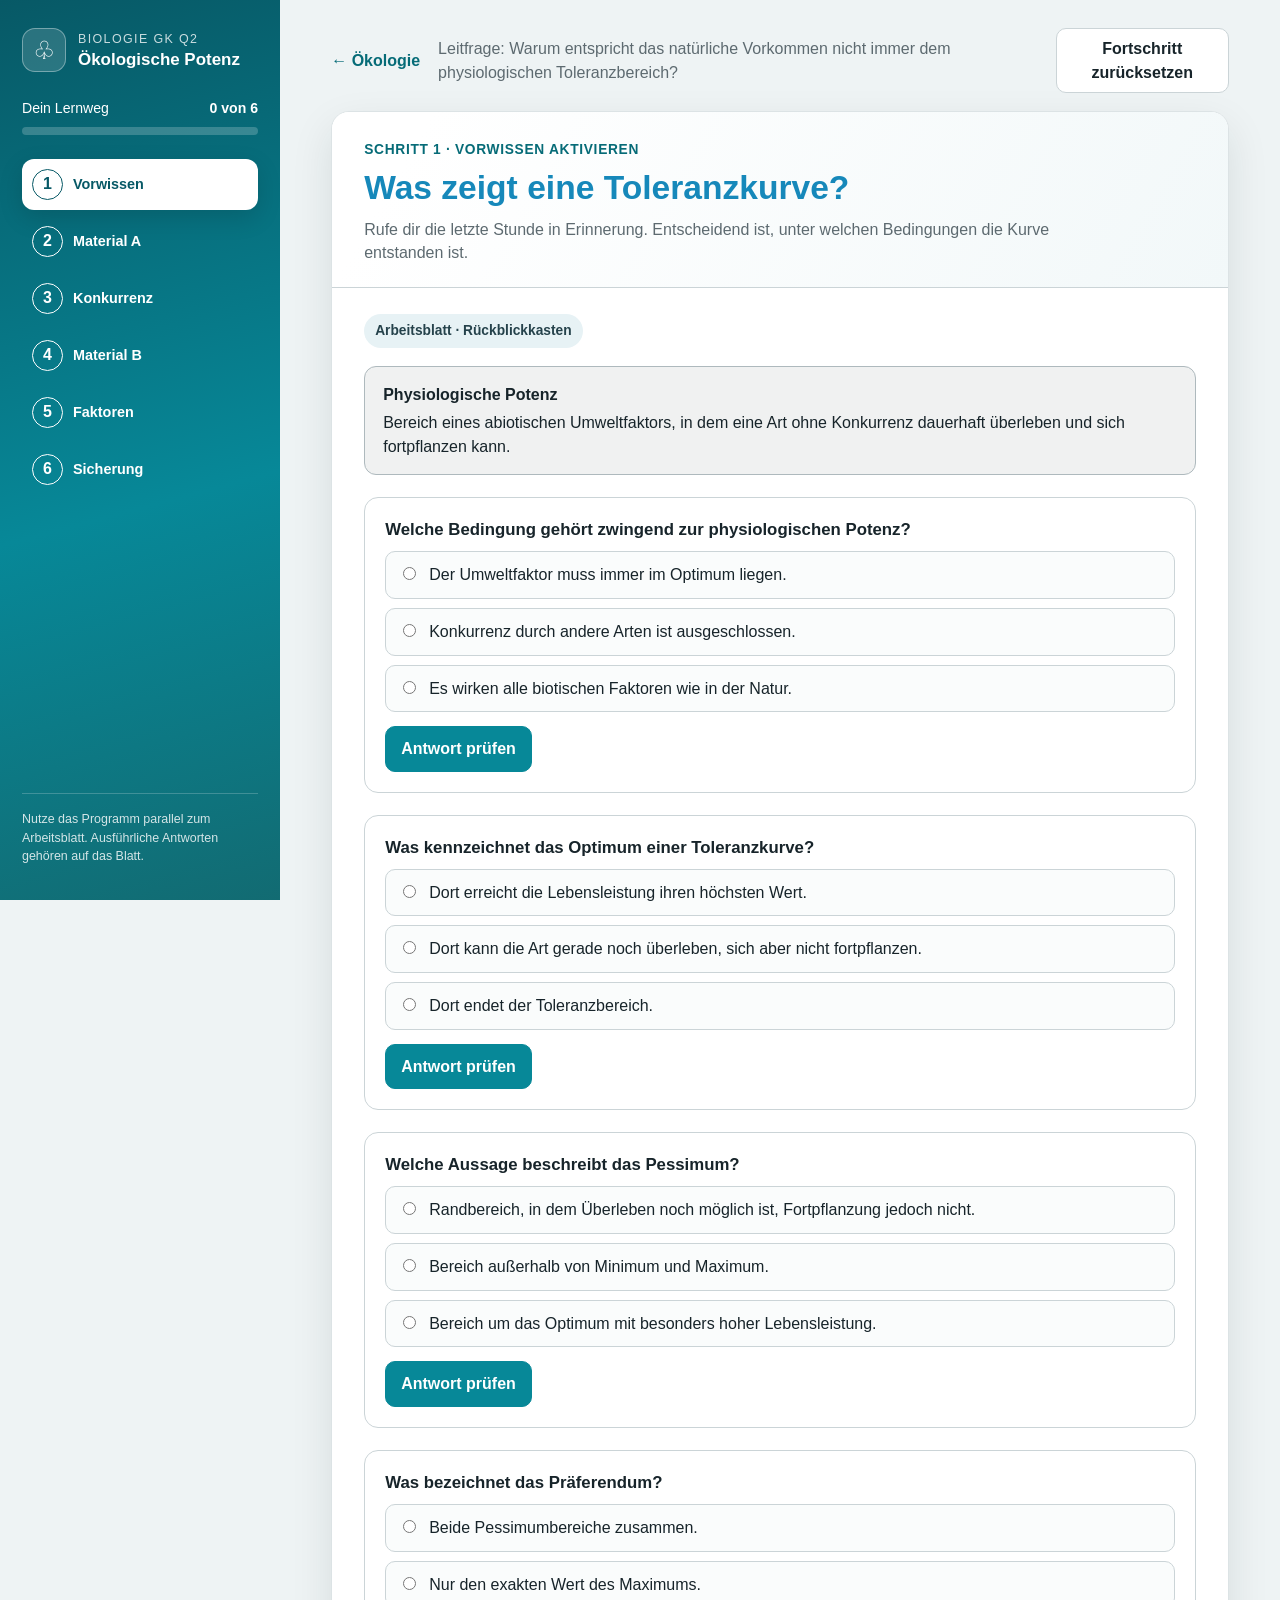
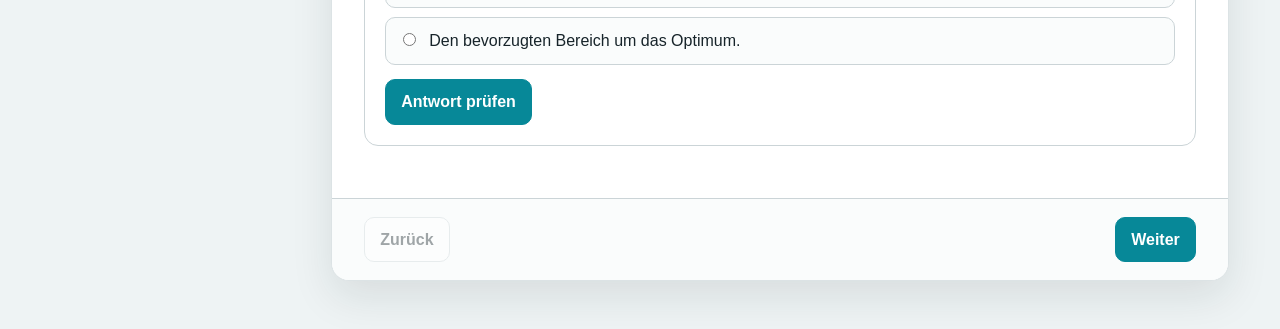
<file: potenz/index.html>
<!doctype html>
<html lang="de">
<head>
  <meta charset="utf-8">
  <meta name="viewport" content="width=device-width, initial-scale=1">
  <meta name="description" content="Interaktiver Lernweg zu physiologischer und ökologischer Potenz am Beispiel von Waldkiefer und Rotbuche.">
  <title>Lernweg ökologische Potenz</title>
  <link rel="icon" type="image/svg+xml" href="data:image/svg+xml,%3Csvg xmlns='http://www.w3.org/2000/svg' viewBox='0 0 64 64'%3E%3Crect width='64' height='64' rx='14' fill='%23078898'/%3E%3Cpath d='M16 46c8-5 10-16 16-29 7 13 9 24 16 29H16Z' fill='%23fff'/%3E%3Cpath d='M32 17v31' stroke='%231d5f55' stroke-width='4'/%3E%3C/svg%3E">
  <style>
    :root {
      --ink:#17242a; --muted:#5d6a70; --blue:#1688ba; --petrol:#078898;
      --petrol-dark:#066b77; --line:#cbd4d7; --panel:#f4f6f6; --white:#fff;
      --dry:#f4e7c9; --mid:#eaf2ef; --wet:#dcecf2; --good:#166a4b;
      --good-bg:#e6f4ed; --warn:#8a5a00; --warn-bg:#fff3d4; --bad:#a33d32;
      --shadow:0 16px 42px rgba(23,36,42,.10); --radius:18px;
    }
    * { box-sizing:border-box; }
    html { scroll-behavior:smooth; }
    body { margin:0; font-family:Arial,Helvetica,sans-serif; color:var(--ink); background:#eef3f4; font-size:16px; line-height:1.48; }
    button,input,textarea,select { font:inherit; }
    button { cursor:pointer; }
    .shell { min-height:100vh; display:grid; grid-template-columns:280px minmax(0,1fr); }
    .rail { position:sticky; top:0; height:100vh; padding:28px 22px; color:white; background:linear-gradient(165deg,#075966 0%,#078898 56%,#126b72 100%); }
    .brand { display:flex; gap:12px; align-items:center; margin-bottom:26px; }
    .brandmark { width:44px; height:44px; display:grid; place-items:center; border-radius:13px; background:rgba(255,255,255,.14); border:1px solid rgba(255,255,255,.36); font-size:25px; }
    .eyebrow { margin:0; font-size:.78rem; letter-spacing:.11em; text-transform:uppercase; opacity:.78; }
    .brand h1 { margin:1px 0 0; font-size:1.06rem; line-height:1.2; }
    .progress-label { display:flex; justify-content:space-between; gap:12px; font-size:.88rem; margin-bottom:8px; }
    .progress-track { height:8px; background:rgba(255,255,255,.2); border-radius:99px; overflow:hidden; }
    .progress-fill { height:100%; width:0; border-radius:inherit; background:#fff; transition:width .25s ease; }
    .steps { margin:24px 0 0; padding:0; list-style:none; display:grid; gap:6px; }
    .step-btn { width:100%; display:grid; grid-template-columns:31px 1fr 18px; gap:10px; align-items:center; padding:10px; border:0; border-radius:12px; color:white; background:transparent; text-align:left; }
    .step-btn:hover,.step-btn:focus-visible { background:rgba(255,255,255,.12); outline:2px solid transparent; }
    .step-btn[aria-current="step"] { background:#fff; color:#075966; box-shadow:0 8px 24px rgba(0,0,0,.13); }
    .step-no { width:31px; height:31px; border-radius:50%; display:grid; place-items:center; border:1px solid currentColor; font-weight:700; }
    .step-title { font-size:.9rem; font-weight:700; line-height:1.2; }
    .step-state { font-weight:700; opacity:.9; }
    .rail-note { position:absolute; left:22px; right:22px; bottom:22px; padding-top:16px; border-top:1px solid rgba(255,255,255,.25); font-size:.78rem; opacity:.82; }
    main { min-width:0; padding:28px clamp(20px,4vw,58px) 48px; }
    .topbar { max-width:980px; margin:0 auto 18px; display:flex; align-items:center; justify-content:space-between; gap:18px; }
    .topbar p { margin:0; color:var(--muted); }
    .home-link { color:var(--petrol-dark); font-weight:700; text-decoration:none; white-space:nowrap; }
    .home-link:hover { text-decoration:underline; }
    .reset { border:1px solid var(--line); background:white; color:var(--ink); border-radius:10px; padding:8px 12px; font-weight:700; }
    .reset:hover { border-color:var(--petrol); color:var(--petrol-dark); }
    .workspace { max-width:980px; margin:auto; background:white; border:1px solid #dce3e5; border-radius:var(--radius); box-shadow:var(--shadow); overflow:hidden; }
    .stage { display:none; }
    .stage.active { display:block; animation:fade .18s ease; }
    @keyframes fade { from{opacity:.5;transform:translateY(4px)} to{opacity:1;transform:none} }
    .stage-head { padding:28px 32px 22px; border-bottom:1px solid var(--line); background:linear-gradient(120deg,#fff 10%,#f2f8f9 100%); }
    .kicker { margin:0 0 8px; color:var(--petrol-dark); font-weight:700; font-size:.86rem; letter-spacing:.05em; text-transform:uppercase; }
    h2 { margin:0; font-size:clamp(1.55rem,3vw,2.1rem); line-height:1.16; color:var(--blue); }
    .stage-intro { margin:10px 0 0; max-width:760px; color:var(--muted); }
    .stage-body { padding:26px 32px 30px; }
    .worksheet-tag { display:inline-flex; align-items:center; gap:8px; margin:0 0 18px; padding:7px 11px; border-radius:999px; color:#25424b; background:#e7f2f5; font-size:.86rem; font-weight:700; }
    .callout { padding:16px 18px; border:1px solid #aeb9bd; border-radius:12px; background:#f0f1f1; margin:0 0 20px; }
    .callout strong { display:block; margin-bottom:4px; }
    .question { margin:22px 0; padding:20px; border:1px solid var(--line); border-radius:14px; background:#fff; }
    .question h3 { margin:0 0 8px; font-size:1.05rem; }
    .question p { margin:0 0 14px; }
    .options { display:grid; gap:9px; }
    .option { display:flex; gap:10px; align-items:flex-start; padding:11px 12px; border:1px solid var(--line); border-radius:10px; background:#fafcfc; }
    .option:hover { border-color:#7dabb3; }
    .option input { margin-top:4px; accent-color:var(--petrol); }
    .short-answer { display:flex; align-items:center; gap:10px; flex-wrap:wrap; }
    .short-answer input { width:120px; padding:10px 12px; border:1px solid var(--line); border-radius:9px; }
    input:focus-visible,button:focus-visible { outline:3px solid rgba(22,136,186,.28); outline-offset:2px; }
    .check-row { display:flex; gap:10px; align-items:center; flex-wrap:wrap; margin-top:14px; }
    .primary,.secondary { border-radius:10px; padding:10px 15px; font-weight:700; }
    .primary { border:1px solid var(--petrol); background:var(--petrol); color:white; }
    .primary:hover { background:var(--petrol-dark); }
    .secondary { border:1px solid var(--line); background:white; color:var(--ink); }
    .feedback { display:none; margin-top:13px; padding:11px 13px; border-radius:10px; font-weight:700; }
    .feedback.show { display:block; }
    .feedback.good { color:var(--good); background:var(--good-bg); }
    .feedback.try { color:var(--warn); background:var(--warn-bg); }
    .data-wrap { overflow-x:auto; margin:18px 0; }
    table { width:100%; border-collapse:collapse; min-width:690px; }
    th,td { padding:10px 11px; border:1px solid #b9c4c7; text-align:center; }
    th { color:#fff; background:var(--petrol); }
    td:first-child,th:first-child { text-align:left; font-weight:700; }
    tbody tr:nth-child(odd) { background:#edf5f1; }
    .model-note { margin:-8px 0 18px; color:var(--muted); font-size:.9rem; font-style:italic; }
    .chart { margin:18px 0; padding:14px; border:1px solid var(--line); border-radius:14px; background:#fbfcfc; overflow-x:auto; }
    .chart svg { display:block; min-width:650px; width:100%; height:auto; }
    .legend { display:flex; gap:18px; flex-wrap:wrap; font-size:.88rem; margin-top:8px; }
    .legend span::before { content:""; display:inline-block; width:24px; height:4px; margin-right:7px; vertical-align:middle; border-radius:5px; background:var(--petrol); }
    .legend span:last-child::before { background:#c27035; }
    .compare-grid { display:grid; grid-template-columns:repeat(2,minmax(0,1fr)); gap:14px; }
    .term-card { padding:17px; border-radius:13px; background:var(--panel); border:1px solid var(--line); }
    .term-card h3 { margin:0 0 8px; font-size:1.05rem; }
    .comparison-table { table-layout:fixed; min-width:760px; }
    .comparison-table th:first-child { width:27%; }
    .comparison-table td { height:84px; }
    .comparison-table .drop-cell { background:#fff; }
    .comparison-table .drop-cell.help-enabled { border:2px dashed #7dabb3; background:#f7fbfb; }
    .comparison-table .drop-cell.drag-over { border-color:var(--petrol); background:#e7f2f5; }
    .help-instruction { margin:16px 0 10px; font-weight:700; color:var(--petrol-dark); }
    .answer-bank { display:flex; flex-wrap:wrap; gap:9px; padding:14px; border:1px solid var(--line); border-radius:12px; background:var(--panel); }
    .answer-bank[hidden] { display:none; }
    .drag-answer { padding:9px 11px; border:1px solid #7dabb3; border-radius:9px; background:#fff; color:var(--ink); font-weight:700; cursor:grab; }
    .drag-answer:active { cursor:grabbing; }
    .drag-answer.selected { outline:3px solid rgba(22,136,186,.32); border-color:var(--petrol); }
    .drop-cell .drag-answer { width:100%; cursor:grab; }
    .material-b-table { table-layout:fixed; }
    .material-b-table th:first-child,.material-b-table td:first-child { width:22%; }
    .sort-grid { display:grid; grid-template-columns:repeat(2,minmax(0,1fr)); gap:12px; }
    .sort-card { padding:15px; border:1px solid var(--line); border-radius:12px; background:#fafcfc; }
    .sort-card p { margin:0 0 10px; font-weight:700; }
    .toggle-pair { display:flex; gap:7px; }
    .toggle-pair button { flex:1; border:1px solid var(--line); background:white; border-radius:8px; padding:8px; }
    .toggle-pair button.selected { color:white; background:var(--petrol); border-color:var(--petrol); }
    .moisture-band { display:grid; grid-template-columns:repeat(6,1fr); min-width:720px; margin-top:14px; }
    .moisture-band > div { padding:9px 5px; text-align:center; font-size:.8rem; font-weight:700; border:1px solid rgba(23,36,42,.13); }
    .moisture-band > div:nth-child(1),.moisture-band > div:nth-child(2){background:var(--dry)}
    .moisture-band > div:nth-child(3),.moisture-band > div:nth-child(4){background:var(--mid)}
    .moisture-band > div:nth-child(5),.moisture-band > div:nth-child(6){background:var(--wet)}
    .nav-row { display:flex; justify-content:space-between; gap:12px; padding:18px 32px; border-top:1px solid var(--line); background:#fafcfc; }
    .nav-row button:disabled { opacity:.4; cursor:not-allowed; }
    .completion { display:none; margin-top:22px; padding:20px; border-radius:14px; background:linear-gradient(120deg,#e6f4ed,#e6f2f5); border:1px solid #9bc6b4; }
    .completion.show { display:block; }
    .completion h3 { margin:0 0 6px; }
    .mobile-progress { display:none; }
    @media (max-width:800px) {
      .shell { display:block; }
      .rail { position:static; height:auto; padding:18px; }
      .brand { margin-bottom:14px; }
      .steps,.rail-note { display:none; }
      .mobile-progress { display:block; margin-top:13px; }
      main { padding:18px 12px 32px; }
      .topbar { align-items:flex-start; }
      .stage-head,.stage-body { padding-left:20px; padding-right:20px; }
      .nav-row { padding:15px 20px; }
      .compare-grid,.sort-grid { grid-template-columns:1fr; }
    }
    @media (prefers-reduced-motion:reduce){ *{scroll-behavior:auto!important;animation:none!important;transition:none!important} }
  </style>
</head>
<body>
  <div class="shell">
    <aside class="rail" aria-label="Lernschritte">
      <div class="brand"><div class="brandmark" aria-hidden="true">♧</div><div><p class="eyebrow">Biologie GK Q2</p><h1>Ökologische Potenz</h1></div></div>
      <div class="progress-label"><span>Dein Lernweg</span><strong id="progressText">0 von 6</strong></div>
      <div class="progress-track" aria-hidden="true"><div class="progress-fill" id="progressFill"></div></div>
      <ol class="steps" id="stepNav"></ol>
      <div class="mobile-progress" id="mobileStep">Schritt 1 von 6</div>
      <p class="rail-note">Nutze das Programm parallel zum Arbeitsblatt. Ausführliche Antworten gehören auf das Blatt.</p>
    </aside>

    <main>
      <div class="topbar"><a class="home-link" href="../index.html">← Ökologie</a><p>Leitfrage: Warum entspricht das natürliche Vorkommen nicht immer dem physiologischen Toleranzbereich?</p><button class="reset" id="resetBtn" type="button">Fortschritt zurücksetzen</button></div>
      <div class="workspace">
        <section class="stage active" data-stage="0">
          <header class="stage-head"><p class="kicker">Schritt 1 · Vorwissen aktivieren</p><h2>Was zeigt eine Toleranzkurve?</h2><p class="stage-intro">Rufe dir die letzte Stunde in Erinnerung. Entscheidend ist, unter welchen Bedingungen die Kurve entstanden ist.</p></header>
          <div class="stage-body">
            <span class="worksheet-tag">Arbeitsblatt · Rückblickkasten</span>
            <div class="callout"><strong>Physiologische Potenz</strong>Bereich eines abiotischen Umweltfaktors, in dem eine Art ohne Konkurrenz dauerhaft überleben und sich fortpflanzen kann.</div>
            <div class="question" data-q="q1"><h3>Welche Bedingung gehört zwingend zur physiologischen Potenz?</h3><div class="options">
              <label class="option"><input type="radio" name="q1" value="a"> Es wirken alle biotischen Faktoren wie in der Natur.</label>
              <label class="option"><input type="radio" name="q1" value="b"> Konkurrenz durch andere Arten ist ausgeschlossen.</label>
              <label class="option"><input type="radio" name="q1" value="c"> Der Umweltfaktor muss immer im Optimum liegen.</label>
            </div><div class="check-row"><button class="primary check-choice" data-answer="b" type="button">Antwort prüfen</button></div><div class="feedback" aria-live="polite"></div></div>
            <div class="question" data-q="q1b"><h3>Was kennzeichnet das Optimum einer Toleranzkurve?</h3><div class="options">
              <label class="option"><input type="radio" name="q1b" value="a"> Dort erreicht die Lebensleistung ihren höchsten Wert.</label>
              <label class="option"><input type="radio" name="q1b" value="b"> Dort kann die Art gerade noch überleben, sich aber nicht fortpflanzen.</label>
              <label class="option"><input type="radio" name="q1b" value="c"> Dort endet der Toleranzbereich.</label>
            </div><div class="check-row"><button class="primary check-choice" data-answer="a" type="button">Antwort prüfen</button></div><div class="feedback" aria-live="polite"></div></div>
            <div class="question" data-q="q1c"><h3>Welche Aussage beschreibt das Pessimum?</h3><div class="options">
              <label class="option"><input type="radio" name="q1c" value="a"> Bereich um das Optimum mit besonders hoher Lebensleistung.</label>
              <label class="option"><input type="radio" name="q1c" value="b"> Randbereich, in dem Überleben noch möglich ist, Fortpflanzung jedoch nicht.</label>
              <label class="option"><input type="radio" name="q1c" value="c"> Bereich außerhalb von Minimum und Maximum.</label>
            </div><div class="check-row"><button class="primary check-choice" data-answer="b" type="button">Antwort prüfen</button></div><div class="feedback" aria-live="polite"></div></div>
            <div class="question" data-q="q1d"><h3>Was bezeichnet das Präferendum?</h3><div class="options">
              <label class="option"><input type="radio" name="q1d" value="a"> Den bevorzugten Bereich um das Optimum.</label>
              <label class="option"><input type="radio" name="q1d" value="b"> Nur den exakten Wert des Maximums.</label>
              <label class="option"><input type="radio" name="q1d" value="c"> Beide Pessimumbereiche zusammen.</label>
            </div><div class="check-row"><button class="primary check-choice" data-answer="a" type="button">Antwort prüfen</button></div><div class="feedback" aria-live="polite"></div></div>
          </div><div class="nav-row"><button class="secondary prev" disabled type="button">Zurück</button><button class="primary next" type="button">Weiter</button></div>
        </section>

        <section class="stage" data-stage="1">
          <header class="stage-head"><p class="kicker">Schritt 2 · Daten beschreiben</p><h2>Material A lesen</h2><p class="stage-intro">Untersuche zuerst den Befund. Erklärungen folgen erst im nächsten Schritt.</p></header>
          <div class="stage-body">
            <span class="worksheet-tag">Arbeitsblatt · Aufgaben ① und ②</span>
            <div class="data-wrap"><table><thead><tr><th>Bodenfeuchtigkeit in %</th><th>15</th><th>30</th><th>45</th><th>60</th><th>75</th><th>90</th></tr></thead><tbody><tr><td>Waldkiefer allein</td><td>3</td><td>6</td><td>9</td><td>10</td><td>8</td><td>4</td></tr><tr><td>Waldkiefer mit Rotbuche</td><td>3</td><td>5</td><td>3</td><td>1</td><td>2</td><td>4</td></tr><tr><td>Rotbuche allein</td><td>0</td><td>3</td><td>8</td><td>10</td><td>9</td><td>1</td></tr><tr><td>Rotbuche mit Waldkiefer</td><td>0</td><td>3</td><td>8</td><td>9</td><td>8</td><td>1</td></tr></tbody></table></div>
            <p class="model-note">Sämtliche Zahlenwerte sind didaktisch modellierte Daten. Die Wuchsleistung erlaubt allein keine Aussage über Fortpflanzung oder langfristiges Überleben.</p>
            <div class="chart" aria-label="Liniendiagramm zur Wuchsleistung der Waldkiefer"><svg viewBox="0 0 720 270" role="img" aria-labelledby="chartTitle chartDesc"><title id="chartTitle">Wuchsleistung der Waldkiefer</title><desc id="chartDesc">Vergleich der Waldkiefer allein und mit Rotbuche bei sechs Bodenfeuchtigkeiten.</desc><g fill="none" stroke="#d2dadd" stroke-width="1"><path d="M55 25V225H690"/><path d="M55 185H690M55 145H690M55 105H690M55 65H690M55 25H690"/></g><g fill="#5d6a70" font-size="12"><text x="28" y="229">0</text><text x="24" y="189">2</text><text x="24" y="149">4</text><text x="24" y="109">6</text><text x="24" y="69">8</text><text x="18" y="29">10</text><text x="52" y="250">15</text><text x="174" y="250">30</text><text x="296" y="250">45</text><text x="418" y="250">60</text><text x="540" y="250">75</text><text x="670" y="250">90 %</text></g><polyline fill="none" stroke="#078898" stroke-width="5" points="58,165 180,105 302,45 424,25 546,65 680,145"/><polyline fill="none" stroke="#c27035" stroke-width="5" points="58,165 180,125 302,165 424,205 546,185 680,145"/><g fill="#078898"><circle cx="58" cy="165" r="5"/><circle cx="180" cy="105" r="5"/><circle cx="302" cy="45" r="5"/><circle cx="424" cy="25" r="5"/><circle cx="546" cy="65" r="5"/><circle cx="680" cy="145" r="5"/></g><g fill="#c27035"><circle cx="58" cy="165" r="5"/><circle cx="180" cy="125" r="5"/><circle cx="302" cy="165" r="5"/><circle cx="424" cy="205" r="5"/><circle cx="546" cy="185" r="5"/><circle cx="680" cy="145" r="5"/></g></svg><div class="legend"><span>Waldkiefer allein</span><span>Waldkiefer mit Rotbuche</span></div></div>
            <div class="question" data-q="q2"><h3>Bei welcher Bodenfeuchtigkeit erreicht die Waldkiefer allein ihre höchste Wuchsleistung?</h3><div class="short-answer"><input inputmode="numeric" aria-label="Bodenfeuchtigkeit in Prozent" maxlength="3"><span>% Bodenfeuchtigkeit</span></div><div class="check-row"><button class="primary check-number" data-answer="60" type="button">Wert prüfen</button></div><div class="feedback" aria-live="polite"></div></div>
            <div class="question" data-q="q3"><h3>Wo ist der Unterschied zwischen „allein“ und „mit Rotbuche“ am größten?</h3><div class="options"><label class="option"><input type="radio" name="q3" value="a"> bei 15 %</label><label class="option"><input type="radio" name="q3" value="b"> bei 60 %</label><label class="option"><input type="radio" name="q3" value="c"> bei 90 %</label></div><div class="check-row"><button class="primary check-choice" data-answer="b" type="button">Antwort prüfen</button></div><div class="feedback" aria-live="polite"></div></div>
          </div><div class="nav-row"><button class="secondary prev" type="button">Zurück</button><button class="primary next" type="button">Weiter</button></div>
        </section>

        <section class="stage" data-stage="2">
          <header class="stage-head"><p class="kicker">Schritt 3 · Befund erklären</p><h2>Was verändert die Rotbuche?</h2><p class="stage-intro">Formuliere aus dem Vergleich einen Wirkungszusammenhang.</p></header>
          <div class="stage-body"><span class="worksheet-tag">Arbeitsblatt · Aufgabe ③</span>
            <div class="question" data-q="q4"><h3>Welche Erklärung passt zu den Daten?</h3><div class="options"><label class="option"><input type="radio" name="q4" value="a"> Die Rotbuche verändert die Bodenfeuchtigkeit von 60 % auf 15 %.</label><label class="option"><input type="radio" name="q4" value="b"> Bei mittlerer Feuchtigkeit nutzt die Rotbuche begrenzte Ressourcen erfolgreicher; die Wuchsleistung der Waldkiefer sinkt.</label><label class="option"><input type="radio" name="q4" value="c"> Die Waldkiefer besitzt bei mittlerer Feuchtigkeit keine physiologische Leistungsfähigkeit.</label></div><div class="check-row"><button class="primary check-choice" data-answer="b" type="button">Erklärung prüfen</button></div><div class="feedback" aria-live="polite"></div></div>
            <div class="callout"><strong>Merksatz</strong>Konkurrenz ist eine biotische Wechselwirkung zwischen Lebewesen, die durch die begrenzte Verfügbarkeit einer Ressource entsteht.</div>
          </div><div class="nav-row"><button class="secondary prev" type="button">Zurück</button><button class="primary next" type="button">Weiter</button></div>
        </section>

        <section class="stage" data-stage="3">
          <header class="stage-head"><p class="kicker">Schritt 4 · Versuch und Natur verbinden</p><h2>Material B deuten</h2><p class="stage-intro">Jetzt kommt eine zweite Information hinzu: das langfristige Vorkommen etablierter Bestände mit Jungpflanzen.</p></header>
          <div class="stage-body"><span class="worksheet-tag">Arbeitsblatt · Aufgabe ④</span><div class="data-wrap"><table class="material-b-table"><thead><tr><th rowspan="2">Bodenfeuchtigkeit</th><th>sehr trocken</th><th>trocken</th><th>mittelfeucht</th><th>mäßig feucht</th><th>feucht</th><th>sehr feucht</th></tr><tr><th>15 %</th><th>30 %</th><th>45 %</th><th>60 %</th><th>75 %</th><th>90 %</th></tr></thead><tbody><tr><td>Waldkiefer</td><td>häufig</td><td>häufig</td><td>selten</td><td>selten</td><td>selten</td><td>häufig</td></tr><tr><td>Rotbuche</td><td>fehlt</td><td>selten</td><td>häufig</td><td>sehr häufig</td><td>häufig</td><td>fehlt</td></tr></tbody></table></div><p class="model-note">Verteilungsmuster und Häufigkeitsangaben sind didaktisch modelliert.</p>
            <div class="question" data-q="q5"><h3>Warum ist die Waldkiefer bei 60 % Bodenfeuchtigkeit selten, obwohl sie dort allein besonders gut wächst?</h3><div class="options"><label class="option"><input type="radio" name="q5" value="a"> Die physiologische Potenz verschwindet in der Natur vollständig.</label><label class="option"><input type="radio" name="q5" value="b"> Die Rotbuche ist dort leistungs- und konkurrenzstark und schränkt den nutzbaren Bereich der Waldkiefer ein.</label><label class="option"><input type="radio" name="q5" value="c"> 60 % Bodenfeuchtigkeit ist für die Waldkiefer ein Pessimum.</label></div><div class="check-row"><button class="primary check-choice" data-answer="b" type="button">Deutung prüfen</button></div><div class="feedback" aria-live="polite"></div></div>
          </div><div class="nav-row"><button class="secondary prev" type="button">Zurück</button><button class="primary next" type="button">Weiter</button></div>
        </section>

        <section class="stage" data-stage="4">
          <header class="stage-head"><p class="kicker">Schritt 5 · Begriffe trennen</p><h2>Abiotisch oder biotisch?</h2><p class="stage-intro">Ordne nicht die Ressource, sondern jeweils den beschriebenen Einfluss ein.</p></header>
          <div class="stage-body"><span class="worksheet-tag">Arbeitsblatt · Material C und Aufgabe ⑤</span><div class="sort-grid" id="sortGrid">
            <div class="sort-card" data-answer="abiotisch"><p>Bodenfeuchtigkeit</p><div class="toggle-pair"><button type="button" data-value="abiotisch">abiotisch</button><button type="button" data-value="biotisch">biotisch</button></div></div>
            <div class="sort-card" data-answer="biotisch"><p>Waldkiefer konkurriert mit Rotbuche</p><div class="toggle-pair"><button type="button" data-value="abiotisch">abiotisch</button><button type="button" data-value="biotisch">biotisch</button></div></div>
            <div class="sort-card" data-answer="abiotisch"><p>verfügbares Wasser</p><div class="toggle-pair"><button type="button" data-value="abiotisch">abiotisch</button><button type="button" data-value="biotisch">biotisch</button></div></div>
            <div class="sort-card" data-answer="biotisch"><p>Konkurrenz um Wasser</p><div class="toggle-pair"><button type="button" data-value="abiotisch">abiotisch</button><button type="button" data-value="biotisch">biotisch</button></div></div>
          </div><div class="check-row"><button class="primary" id="checkSort" type="button">Zuordnung prüfen</button></div><div class="feedback" id="sortFeedback" aria-live="polite"></div></div>
          <div class="nav-row"><button class="secondary prev" type="button">Zurück</button><button class="primary next" type="button">Weiter</button></div>
        </section>

        <section class="stage" data-stage="5">
          <header class="stage-head"><p class="kicker">Schritt 6 · Sichern und beurteilen</p><h2>Zwei Potenzen, zwei Bedingungen</h2><p class="stage-intro">Führe die Materialien zu einer Antwort auf die Leitfrage zusammen.</p></header>
          <div class="stage-body"><span class="worksheet-tag">Arbeitsblatt · Aufgaben ⑥ und ⑦</span><div class="callout"><strong>Leitfrage</strong>Warum entspricht das natürliche Vorkommen nicht immer dem physiologischen Toleranzbereich?</div>
            <div class="data-wrap"><table class="comparison-table" id="potencyTable"><thead><tr><th>Merkmal</th><th>Physiologische Potenz</th><th>Ökologische Potenz</th></tr></thead><tbody>
              <tr><td>Konkurrenzbedingungen</td><td class="drop-cell" data-slot="phys-konkurrenz" aria-label="Physiologische Potenz: Konkurrenzbedingungen"></td><td class="drop-cell" data-slot="oek-konkurrenz" aria-label="Ökologische Potenz: Konkurrenzbedingungen"></td></tr>
              <tr><td>Typischer Umfang</td><td class="drop-cell" data-slot="phys-umfang" aria-label="Physiologische Potenz: typischer Umfang"></td><td class="drop-cell" data-slot="oek-umfang" aria-label="Ökologische Potenz: typischer Umfang"></td></tr>
              <tr><td>Beleg im Modell</td><td class="drop-cell" data-slot="phys-beleg" aria-label="Physiologische Potenz: Beleg im Modell"></td><td class="drop-cell" data-slot="oek-beleg" aria-label="Ökologische Potenz: Beleg im Modell"></td></tr>
              <tr><td>Bedeutung für das Vorkommen</td><td class="drop-cell" data-slot="phys-bedeutung" aria-label="Physiologische Potenz: Bedeutung für das Vorkommen"></td><td class="drop-cell" data-slot="oek-bedeutung" aria-label="Ökologische Potenz: Bedeutung für das Vorkommen"></td></tr>
            </tbody></table></div>
            <div class="check-row"><button class="secondary" id="enablePotencyHelp" type="button">Hilfe: Antworten per Drag &amp; Drop zuordnen</button></div>
            <div id="potencyHelp" hidden><p class="help-instruction">Ziehe die vorgegebenen Antworten per Drag &amp; Drop in die korrekten Felder. Auf einem Touchgerät kannst du erst eine Antwort und dann das Zielfeld antippen.</p><div class="answer-bank" id="answerBank">
              <button class="drag-answer" id="answer-phys-konkurrenz" data-target="phys-konkurrenz" draggable="true" type="button">ohne Konkurrenz</button>
              <button class="drag-answer" id="answer-oek-konkurrenz" data-target="oek-konkurrenz" draggable="true" type="button">unter Konkurrenzbedingungen</button>
              <button class="drag-answer" id="answer-phys-umfang" data-target="phys-umfang" draggable="true" type="button">breiter möglicher Bereich</button>
              <button class="drag-answer" id="answer-oek-umfang" data-target="oek-umfang" draggable="true" type="button">häufig kleiner oder verschoben</button>
              <button class="drag-answer" id="answer-phys-beleg" data-target="phys-beleg" draggable="true" type="button">Material A: Waldkiefer allein</button>
              <button class="drag-answer" id="answer-oek-beleg" data-target="oek-beleg" draggable="true" type="button">Material A und B: gemeinsame Kultur und natürliches Verteilungsmuster</button>
              <button class="drag-answer" id="answer-phys-bedeutung" data-target="phys-bedeutung" draggable="true" type="button">zeigt, was grundsätzlich möglich ist</button>
              <button class="drag-answer" id="answer-oek-bedeutung" data-target="oek-bedeutung" draggable="true" type="button">beschreibt den unter Konkurrenz tatsächlich nutzbaren Bereich</button>
            </div><div class="check-row"><button class="primary" id="checkPotencyTable" type="button">Zuordnung prüfen</button><button class="secondary" id="resetPotencyHelp" type="button">Zuordnung zurücksetzen</button></div><div class="feedback" id="potencyFeedback" aria-live="polite"></div></div>
            <div class="question" data-q="q6"><h3>Beantworte die Leitfrage in 2–3 Sätzen auf deinem Arbeitsblatt.</h3><p>Verwende mindestens die Begriffe <strong>abiotische Faktoren</strong>, <strong>Konkurrenz</strong> und <strong>physiologischer Toleranzbereich</strong>.</p><div class="check-row"><button class="primary worksheet-done" type="button">Auf dem Arbeitsblatt bearbeitet</button></div><div class="feedback" aria-live="polite"></div></div>
            <div class="completion" id="completion"><h3>Lernweg abgeschlossen</h3><p>Übertrage deine ausformulierte Beurteilung jetzt in Aufgabe ⑦. Prüfe dabei: Befund genannt, Konkurrenz erklärt, Urteil zur Aussage formuliert.</p></div>
          </div><div class="nav-row"><button class="secondary prev" type="button">Zurück</button><button class="primary" id="finishBtn" type="button">Lernweg abschließen</button></div>
        </section>
      </div>
    </main>
  </div>
  <script>
    (() => {
      'use strict';
      const titles = ['Vorwissen','Material A','Konkurrenz','Material B','Faktoren','Sicherung'];
      const storageKey = 'lernweg-oekologische-potenz-v1';
      let state = { stage:0, completed:[], correct:{} };
      try { state = { ...state, ...JSON.parse(localStorage.getItem(storageKey) || '{}') }; } catch (_) {}
      state.stage = Math.max(0, Math.min(5, Number(state.stage) || 0));
      state.completed = Array.isArray(state.completed) ? state.completed : [];
      state.correct = state.correct && typeof state.correct === 'object' ? state.correct : {};
      const stages = [...document.querySelectorAll('.stage')];
      const nav = document.getElementById('stepNav');
      const save = () => localStorage.setItem(storageKey, JSON.stringify(state));
      const setFeedback = (box, good, text) => { box.className = 'feedback show ' + (good ? 'good' : 'try'); box.textContent = text; };
      const markQuestion = (id) => { state.correct[id] = true; save(); };
      const requiredForStage = [ ['q1','q1b','q1c','q1d'], ['q2','q3'], ['q4'], ['q5'], ['sort'], ['q6'] ];
      const isStageReady = i => requiredForStage[i].every(id => state.correct[id]);
      function renderNav(){
        nav.innerHTML = '';
        titles.forEach((title,i) => { const li=document.createElement('li'); const b=document.createElement('button'); b.type='button'; b.className='step-btn'; b.dataset.stage=i; b.setAttribute('aria-current',i===state.stage?'step':'false'); b.innerHTML=`<span class="step-no">${i+1}</span><span class="step-title">${title}</span><span class="step-state">${state.completed.includes(i)?'✓':''}</span>`; b.addEventListener('click',()=>go(i)); li.appendChild(b); nav.appendChild(li); });
        const done = new Set(state.completed).size; document.getElementById('progressText').textContent=`${done} von 6`; document.getElementById('progressFill').style.width=`${done/6*100}%`; document.getElementById('mobileStep').textContent=`Schritt ${state.stage+1} von 6 · ${titles[state.stage]}`;
      }
      function go(i){ state.stage=Math.max(0,Math.min(5,i)); stages.forEach((s,n)=>s.classList.toggle('active',n===state.stage)); renderNav(); save(); window.scrollTo({top:0,behavior:'smooth'}); }
      function completeAndNext(){ const i=state.stage; if(isStageReady(i) && !state.completed.includes(i)) state.completed.push(i); save(); if(i<5) go(i+1); else renderNav(); }
      document.querySelectorAll('.next').forEach(b=>b.addEventListener('click',()=>{ if(!isStageReady(state.stage)){ const first=stages[state.stage].querySelector('.feedback'); if(first) setFeedback(first,false,'Prüfe zuerst die Aufgabe in diesem Schritt.'); return; } completeAndNext(); }));
      document.querySelectorAll('.prev').forEach(b=>b.addEventListener('click',()=>go(state.stage-1)));
      document.querySelectorAll('.check-choice').forEach(btn=>btn.addEventListener('click',()=>{ const q=btn.closest('.question'); const chosen=q.querySelector('input:checked'); const feedback=q.querySelector('.feedback'); const good=Boolean(chosen)&&chosen.value===btn.dataset.answer; setFeedback(feedback,good,good?'Richtig.':'Falsch – probiere es noch einmal.'); if(good) markQuestion(q.dataset.q); }));
      document.querySelectorAll('.check-number').forEach(btn=>btn.addEventListener('click',()=>{ const q=btn.closest('.question'); const value=q.querySelector('input').value.trim().replace(',','.'); const good=value===btn.dataset.answer; setFeedback(q.querySelector('.feedback'),good,good?'Richtig.':'Falsch – probiere es noch einmal.'); if(good) markQuestion(q.dataset.q); }));
      document.querySelectorAll('.toggle-pair button').forEach(btn=>btn.addEventListener('click',()=>{ const pair=btn.parentElement; pair.querySelectorAll('button').forEach(x=>x.classList.remove('selected')); btn.classList.add('selected'); pair.dataset.value=btn.dataset.value; }));
      document.getElementById('checkSort').addEventListener('click',()=>{ const cards=[...document.querySelectorAll('.sort-card')]; const good=cards.every(c=>c.querySelector('.toggle-pair').dataset.value===c.dataset.answer); setFeedback(document.getElementById('sortFeedback'),good,good?'Richtig.':'Falsch – probiere es noch einmal.'); if(good) markQuestion('sort'); });
      const helpButton=document.getElementById('enablePotencyHelp'); const helpPanel=document.getElementById('potencyHelp'); const answerBank=document.getElementById('answerBank'); const dropCells=[...document.querySelectorAll('.drop-cell')]; const dragAnswers=[...document.querySelectorAll('.drag-answer')]; let selectedAnswer=null;
      const clearAnswerSelection=()=>{ dragAnswers.forEach(x=>x.classList.remove('selected')); selectedAnswer=null; };
      const placeAnswer=(answer,cell)=>{ const existing=cell.querySelector('.drag-answer'); if(existing&&existing!==answer)answerBank.appendChild(existing); cell.appendChild(answer); clearAnswerSelection(); };
      helpButton.addEventListener('click',()=>{ helpPanel.hidden=false; dropCells.forEach(cell=>cell.classList.add('help-enabled')); helpButton.disabled=true; helpButton.textContent='Drag-and-drop-Hilfe aktiviert'; });
      dragAnswers.forEach(answer=>{ answer.addEventListener('dragstart',event=>{ event.dataTransfer.setData('text/plain',answer.id); event.dataTransfer.effectAllowed='move'; }); answer.addEventListener('click',()=>{ const wasSelected=answer===selectedAnswer; clearAnswerSelection(); if(!wasSelected){selectedAnswer=answer;answer.classList.add('selected');} }); });
      dropCells.forEach(cell=>{ cell.addEventListener('dragover',event=>{ if(helpPanel.hidden)return; event.preventDefault(); cell.classList.add('drag-over'); }); cell.addEventListener('dragleave',()=>cell.classList.remove('drag-over')); cell.addEventListener('drop',event=>{ event.preventDefault(); cell.classList.remove('drag-over'); const answer=document.getElementById(event.dataTransfer.getData('text/plain')); if(answer)placeAnswer(answer,cell); }); cell.addEventListener('click',()=>{ if(selectedAnswer&&!helpPanel.hidden)placeAnswer(selectedAnswer,cell); }); });
      document.getElementById('checkPotencyTable').addEventListener('click',()=>{ const good=dropCells.every(cell=>cell.firstElementChild?.dataset.target===cell.dataset.slot); setFeedback(document.getElementById('potencyFeedback'),good,good?'Richtig.':'Falsch – probiere es noch einmal.'); });
      document.getElementById('resetPotencyHelp').addEventListener('click',()=>{ dragAnswers.forEach(answer=>answerBank.appendChild(answer)); clearAnswerSelection(); const feedback=document.getElementById('potencyFeedback'); feedback.className='feedback'; feedback.textContent=''; });
      document.querySelector('.worksheet-done').addEventListener('click',e=>{ const q=e.currentTarget.closest('.question'); markQuestion('q6'); setFeedback(q.querySelector('.feedback'),true,'Aufgabe auf dem Arbeitsblatt bearbeitet.'); });
      document.getElementById('finishBtn').addEventListener('click',()=>{ if(!isStageReady(5)){setFeedback(document.querySelector('[data-q="q6"] .feedback'),false,'Prüfe zuerst deine Antwort auf die Leitfrage.');return;} if(!state.completed.includes(5))state.completed.push(5); save(); renderNav(); document.getElementById('completion').classList.add('show'); document.getElementById('completion').scrollIntoView({behavior:'smooth',block:'center'}); });
      document.getElementById('resetBtn').addEventListener('click',()=>{ if(!confirm('Möchtest du deinen gesamten Lernfortschritt zurücksetzen?'))return; localStorage.removeItem(storageKey); location.reload(); });
      function registerWebMCP(){ const ctx=document.modelContext; if(!ctx?.registerTool)return; try{ ctx.registerTool({name:'read_learning_progress',title:'Lernfortschritt lesen',description:'Liest den aktuellen Schritt und die abgeschlossenen Lernschritte.',inputSchema:{type:'object',properties:{},additionalProperties:false},annotations:{readOnlyHint:true,untrustedContentHint:false},execute:()=>({currentStep:state.stage+1,completedSteps:[...state.completed].sort((a,b)=>a-b).map(x=>x+1),totalSteps:6})}); ctx.registerTool({name:'open_learning_step',title:'Lernschritt öffnen',description:'Öffnet einen Lernschritt von 1 bis 6 in der sichtbaren Oberfläche.',inputSchema:{type:'object',properties:{step:{type:'integer',minimum:1,maximum:6}},required:['step'],additionalProperties:false},annotations:{readOnlyHint:false,untrustedContentHint:false},execute:input=>{if(!input||!Number.isInteger(input.step)||input.step<1||input.step>6)throw new Error('step muss eine ganze Zahl von 1 bis 6 sein');go(input.step-1);return{openedStep:input.step,title:titles[input.step-1]};}}); }catch(err){ console.debug('WebMCP nicht verfügbar',err); } }
      function shuffleAnswers(){ document.querySelectorAll('.options').forEach(group=>{ const items=[...group.children]; for(let i=items.length-1;i>0;i--){const j=Math.floor(Math.random()*(i+1));[items[i],items[j]]=[items[j],items[i]];} items.forEach(item=>group.appendChild(item)); }); const reversePairs=Math.random()<.5; if(reversePairs) document.querySelectorAll('.toggle-pair').forEach(pair=>pair.appendChild(pair.firstElementChild)); const dragItems=[...answerBank.children]; for(let i=dragItems.length-1;i>0;i--){const j=Math.floor(Math.random()*(i+1));[dragItems[i],dragItems[j]]=[dragItems[j],dragItems[i]];} dragItems.forEach(item=>answerBank.appendChild(item)); }
      shuffleAnswers(); renderNav(); go(state.stage); registerWebMCP();
    })();
  </script>
</body>
</html>
</file>
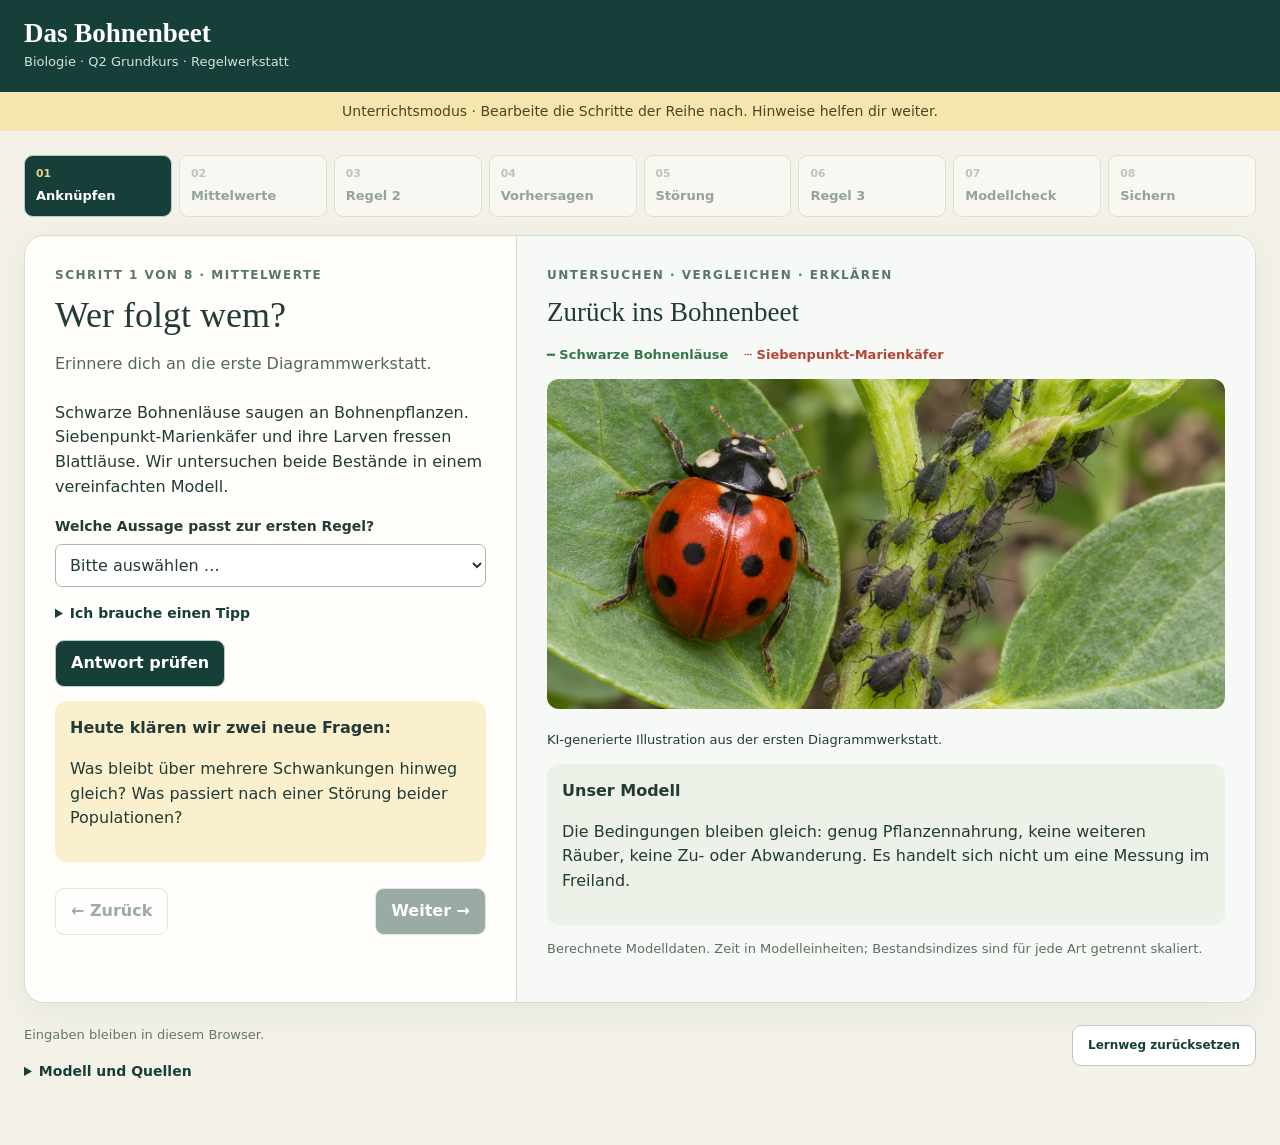
<file: regelwerkstatt/index.html>
<!doctype html>
<html lang="de"><head><meta charset="utf-8"><meta name="viewport" content="width=device-width,initial-scale=1"><title>Bohnenbeet · Lotka-Volterra 2 & 3</title><link rel="stylesheet" href="style.css"></head>
<body><header><div><strong>Das Bohnenbeet</strong><span>Biologie · Q2 Grundkurs · Regelwerkstatt</span></div><button id="mode"></button></header><div class="modebar" id="modebar"></div><main><nav aria-label="Lernweg" id="nav"></nav><div class="workspace"><section class="task"><p class="eyebrow" id="eyebrow"></p><h1 id="title"></h1><p class="lead" id="lead"></p><div id="tasks"></div><div id="feedback" role="status" aria-live="polite"></div><div class="pager"><button id="back">← Zurück</button><button class="primary" id="next">Weiter →</button></div></section><section class="lab"><p class="eyebrow">UNTERSUCHEN · VERGLEICHEN · ERKLÄREN</p><h2 id="chartTitle"></h2><div class="legend"><span class="prey">━ Schwarze Bohnenläuse</span><span class="pred">┄ Siebenpunkt-Marienkäfer</span></div><div id="visual"></div><div id="controls"></div><p class="caption" id="caption"></p></section></div><footer><span id="saveStatus">Eingaben bleiben in diesem Browser.</span><button id="reset">Lernweg zurücksetzen</button><details><summary>Modell und Quellen</summary><p>Vereinfachtes klassisches Lotka-Volterra-Modell; keine Messdaten und keine Vorhersage für ein echtes Bohnenbeet. Zeit in Modelleinheiten. Jede Art hat einen eigenen Bestandsindex: Gleiche Indexwerte bedeuten nicht gleiche Tierzahlen. Die Modellraten bleiben konstant; Nahrung der Blattläuse ist unbegrenzt, die Marienkäfer fressen ausschließlich Blattläuse. Zu- und Abwanderung, weitere Arten und Altersstadien fehlen.</p><p>Die zweite Regel wird über vollständige Zyklen untersucht. Die dritte Regel wird hier durch eine einmalige prozentgleiche Entnahme aus einem Modellgleichgewicht veranschaulicht. Die anschließenden vollständigen Zyklen haben wieder die ursprünglichen Mittelwerte; ein dauerhaft verschobener Mittelwert wird hier nicht behauptet.</p><p>Fachlicher Abgleich: <a href="https://www.spektrum.de/lexikon/biologie-kompakt/volterra-gesetze/12601" target="_blank" rel="noopener">Spektrum: Volterra-Gesetze</a>. Methodisches Vorbild: lokales LK-Labor „Hase & Luchs“. Einstiegsbild: KI-Illustration aus der GK-Diagrammwerkstatt.</p></details></footer></main><script src="model.js"></script><script src="app.js"></script></body></html>
</file>
<file: nahrungsnetz/style.css>
:root{font-family:Inter,"Segoe UI",sans-serif;color:#173f3a;background:#f5f1e8;font-size:16px;--ink:#173f3a;--teal:#287f83;--line:#d5ddd5;--paper:#fffdf8;--gold:#eac675}
*{box-sizing:border-box}body{margin:0}button,select,textarea{font:inherit}button,a,select{touch-action:manipulation}button{cursor:pointer;border:1px solid #9cafaa;border-radius:8px;padding:10px 16px;background:var(--paper);color:var(--ink);font-weight:600}button:hover{background:#e8f0e9}button:disabled{opacity:.5;cursor:not-allowed}button:focus-visible,a:focus-visible,select:focus-visible,textarea:focus-visible{outline:3px solid #c57628;outline-offset:3px}h1,h2,h3,p{margin-top:0}h1{font-family:Georgia,serif;font-size:clamp(2rem,4vw,3.3rem);font-weight:500;line-height:1.12;margin-bottom:16px}h2{font-size:1.4rem}h3{font-size:1.05rem}p,li{line-height:1.65}a{color:var(--teal)}.topbar{display:flex;justify-content:space-between;align-items:center;gap:20px;background:var(--ink);color:white;padding:20px 4vw}.brand{font-family:Georgia,serif;font-size:1.5rem;color:white;text-decoration:none}.brand span{display:block;font-family:"Segoe UI",sans-serif;font-size:.875rem;color:#d3e3dd;margin-top:6px}.tools{display:flex;gap:10px;flex-wrap:wrap}.tools button{background:transparent;color:white;border-color:#78938b;font-size:.875rem}.tools button:hover{background:#38645b}.mode-notice{background:#f4dea5;padding:10px 4vw;font-size:.875rem}.mode-notice:empty{display:none}.shell{max-width:1450px;margin:auto;padding:32px 4vw 50px;display:grid;grid-template-columns:170px minmax(0,1fr);gap:32px}nav{display:flex;flex-direction:column;gap:6px;align-self:start;position:sticky;top:20px}nav button{text-align:left;border:0;background:transparent;font-size:.95rem;padding:12px}nav button.active{background:var(--ink);color:white}nav button.done::after{content:' ✓';color:#2c8858}main{min-width:0;background:var(--paper);border:1px solid #deded1;border-radius:16px;padding:clamp(22px,3vw,46px)}.eyebrow{text-transform:uppercase;letter-spacing:.13em;font-size:.875rem;color:var(--teal);font-weight:700;margin-bottom:12px}.lead{font-size:1.125rem;color:#526b64;max-width:760px;margin-bottom:28px}.hero{display:grid;grid-template-columns:1.12fr 1fr;gap:28px;align-items:center}.hero img{width:100%;border-radius:10px;max-height:470px;object-fit:cover}.hero h2{font-family:Georgia,serif;font-size:2rem;font-weight:500}.caption{font-size:.875rem;color:#5b6f67}.primary{background:var(--ink);color:white;border-color:var(--ink)}.primary:hover{background:#2b6157}.actions{display:flex;gap:12px;flex-wrap:wrap;margin-top:24px;align-items:center}.lesson{padding:18px 22px;border-left:4px solid var(--teal);background:#edf3ed;margin-bottom:26px}.lesson p:last-child{margin:0}.cards{display:grid;grid-template-columns:repeat(auto-fit,minmax(160px,1fr));gap:16px;margin:24px 0}.organism{background:white;border:1px solid var(--line);border-radius:10px;padding:16px;text-align:center}.organism img{height:130px;width:100%;object-fit:contain}.organism h3{margin:8px 0}.organism p{font-size:.9rem;line-height:1.5;color:#526b64}.organism select{width:100%;font-size:.95rem}select{min-height:44px;border:1px solid #9cafaa;border-radius:7px;padding:8px;background:white;color:var(--ink);max-width:100%}.feedback{background:#edf4ed;border-left:4px solid #3f8054;padding:18px;margin:22px 0}.feedback.warn{background:#fff1df;border-color:#b65b23}.feedback p:last-child{margin:0}.check-row{display:grid;grid-template-columns:1fr minmax(180px,280px);gap:20px;align-items:center;padding:16px 0;border-bottom:1px solid var(--line)}.check-row p{margin:0}.chain{display:flex;gap:14px;align-items:center;justify-content:center;margin:28px 0}.chain .organism{flex:1;max-width:220px}.chain-arrow{font-size:2rem;color:var(--teal)}.help{margin:18px 0;border-bottom:1px solid var(--line);padding:12px 0}.help summary{cursor:pointer;font-weight:600;color:var(--teal)}.help p{margin-top:12px}.edge-list{display:flex;gap:8px;flex-wrap:wrap;margin:12px 0}.edge-list button{font-weight:400;font-size:.875rem}.network-grid{display:grid;grid-template-columns:minmax(0,1.6fr) minmax(230px,1fr);gap:24px}.food-list{padding-left:20px;font-size:.95rem}.food-list li{margin:12px 0}.status{min-height:50px;line-height:1.5;color:var(--teal);font-weight:600}.stages{display:grid;gap:12px}.stage{border:1px solid var(--line);padding:18px;border-radius:9px}.stage .mini{max-width:70px;height:65px;object-fit:contain;vertical-align:middle;margin-right:15px}.question{margin:22px 0}.choices{display:grid;gap:8px;margin-top:10px}.choices label{padding:13px;border:1px solid var(--line);border-radius:8px;cursor:pointer;display:flex;align-items:start;gap:12px;line-height:1.5}.choices input{margin-top:5px;width:18px;height:18px;accent-color:var(--teal);flex-shrink:0}textarea{display:block;width:100%;min-height:140px;resize:vertical;margin-top:10px;border:1px solid #91a79d;border-radius:9px;padding:14px;line-height:1.6}.summary-list{line-height:1.8;padding-left:22px}.small{font-size:.875rem;color:#526b64}footer{display:flex;justify-content:space-between;align-items:center;gap:20px;padding:20px 4vw;color:#526b64;font-size:.875rem}footer button{font-size:.875rem}dialog{border:0;border-radius:12px;padding:30px;width:min(680px,95vw);max-height:90vh;overflow:auto;color:var(--ink)}dialog::backdrop{background:#153b3580}.close{float:right;margin:0 0 16px 16px}.test-tools{margin-top:20px;border-top:1px dashed #b9b09b;padding-top:16px}.test-tools button{background:#fff4d6}#storageWarning{background:#fff1df;padding:14px}
@media(max-width:1000px){.shell{grid-template-columns:1fr;gap:18px}nav{position:static;flex-direction:row;flex-wrap:wrap}nav button{font-size:.875rem}.network-grid{grid-template-columns:1fr}.food-list{columns:2}.hero{grid-template-columns:1fr 1fr}}
@media(max-width:620px){.topbar{align-items:start;flex-direction:column}.shell{padding:18px 12px}.hero{grid-template-columns:1fr}main{padding:22px 16px}.check-row{grid-template-columns:1fr}.chain{gap:4px}.chain .organism{padding:8px}.chain .organism img{height:85px}.chain .organism h3{font-size:.875rem}.chain-arrow{font-size:1.4rem}.food-list{columns:1}.cards{grid-template-columns:repeat(2,minmax(0,1fr));gap:10px}.organism{padding:10px}.organism img{height:100px}footer{flex-direction:column;align-items:start}}
@media print{.topbar,.mode-notice,nav,footer,.actions,.test-tools,dialog{display:none!important}.shell{display:block;padding:0}main{border:0;padding:0}.board{break-inside:avoid}.feedback{background:white}textarea{border:0}body{background:white}}

.board {
  position: relative;
  display: grid;
  gap: 6px;
  margin: 14px 0;
}
.board svg {
  position: absolute;
  inset: 0;
  width: 100%;
  height: 100%;
  pointer-events: none;
  z-index: 2;
}
.trophic-band {
  display: grid;
  grid-template-columns: minmax(116px, 26%) minmax(0, 1fr);
  align-items: center;
  gap: 12px;
  padding: 16px 12px;
  border: 1px solid var(--line);
  border-radius: 10px;
}
.trophic-band[data-level="3"] { background: #fff6e7 }
.trophic-band[data-level="2"] { background: #edf6fc }
.trophic-band[data-level="1"] { background: #edf5e9 }
.band-label span, .band-label strong { display: block }
.band-label span { font-size: .85rem; margin-bottom: 4px }
.band-cards { display: flex; justify-content: space-evenly; gap: 10px }
.node {
  display: grid;
  grid-template-rows: 76px auto;
  align-items: center;
  width: 47%;
  max-width: 160px;
  min-width: 0;
  padding: 7px;
  border: 1px solid #b7ccc1;
  border-radius: 9px;
  background: #fffdf8;
  text-align: center;
  line-height: 1.2;
  font-size: .875rem;
  font-weight: 600;
  overflow-wrap: anywhere;
}
.node img { width: 100%; height: 76px; object-fit: contain }
.node.selected { outline: 3px solid #b76c20; background: #fff2d4 }
.organism:has(select) { display: flex; flex-direction: column }
.organism select { margin-top: auto }
@media(max-width: 520px) {
  .trophic-band { grid-template-columns: auto; gap: 8px; padding: 10px 8px 14px }
  .band-label { display: flex; gap: 8px; flex-wrap: wrap; font-size: .825rem }
  .band-label span { margin: 0 }
  .node { grid-template-rows: 58px auto }
  .node img { height: 58px }
}


button.node { cursor: crosshair; touch-action: none; user-select: none }
button.node img { pointer-events: none }
button.node.drop-target { outline: 3px solid var(--teal) }
.draft-arrow {
  fill: none;
  stroke: var(--teal);
  stroke-width: 3;
  stroke-dasharray: 6 4;
  marker-end: url(#tip);
}

.ecosystem-diagram {
  display: grid;
  grid-template-columns: minmax(0, 1.4fr) minmax(0, 1fr);
  gap: 20px;
  position: relative;
  padding-bottom: 27px;
}
.ecosystem-diagram h2 { margin-bottom: 12px }
.ecosystem-diagram .board { margin: 0 }
.decay-panel { position: relative; padding: 0 0 0 16px; border-left: 1px solid var(--line) }
.diagram-input { margin: 0; padding: 8px 10px; background: #efece2; border-radius: 8px; font-size: .9rem; text-align: center }
.matter-arrow { text-align: center; color: #79501f; font-size: 1.35rem; line-height: 1.15; font-weight: 700 }
.decay-card {
  display: grid;
  gap: 4px;
  border: 1px solid #dfceb3;
  border-radius: 9px;
  padding: 10px 8px;
  background: #faf3e5;
  text-align: center;
  line-height: 1.35;
}
.decay-card span { display: block; font-size: .865rem }
.decay-detritus { grid-template-columns: 55px 1fr; align-items: center; text-align: left }
.decay-card img { width: 100%; height: 46px; object-fit: contain }
.decay-branches { display: grid; grid-template-columns: 1fr 1fr; gap: 8px }
.decay-group { align-content: start; min-height: 140px }
.decay-minerals { background: #edf5e9; border-color: #c4d5bf }
.mineral-route { position: absolute; inset: 0; width: 100%; height: 100%; pointer-events: none; z-index: 2 }
#mineralPath { stroke: #79501f; stroke-width: 2.5; stroke-dasharray: 6 4; fill: none; marker-end: url(#mineralTip) }
.diagram-legend { font-size: .875rem; margin: 8px 0 18px }
.food-key, .matter-key { font-size: 1.1rem; font-weight: 700 }
.food-key { color: var(--teal) }
.matter-key { margin-left: 8px; color: #79501f }
.lead:empty { display: none }
@media(max-width: 780px) {
  .ecosystem-diagram { grid-template-columns: 1fr; padding-bottom: 0 }
  .decay-panel { padding: 12px 0 0; border-left: 0; border-top: 1px solid var(--line) }
  .mineral-route { display: none }
}
</file>
<file: nische/styles.css>
:root{--ink:#17252b;--muted:#5d6c71;--blue:#1688ba;--petrol:#078898;--dark:#075966;--line:#cbd7da;--paper:#fff;--bg:#edf3f4;--good:#176447;--goodbg:#e5f3eb;--warn:#805500;--warnbg:#fff2d2;--bad:#9b3b33;--radius:18px;--shadow:0 18px 44px #19394018}*{box-sizing:border-box}html{scroll-behavior:smooth}body{margin:0;background:var(--bg);color:var(--ink);font:16px/1.5 Arial,Helvetica,sans-serif}button,input,select,textarea{font:inherit}button{cursor:pointer}.skip{position:fixed;left:1rem;top:-5rem;z-index:99;background:#fff;padding:.7rem 1rem}.skip:focus{top:1rem}.app-shell{min-height:100vh;display:grid;grid-template-columns:280px minmax(0,1fr)}.rail{position:sticky;top:0;height:100vh;padding:27px 22px;color:#fff;background:linear-gradient(160deg,#075966,#078898 58%,#126b72)}.brand{display:flex;align-items:center;gap:12px;margin-bottom:25px}.brand-mark{width:44px;height:44px;display:grid;place-items:center;border:1px solid #ffffff66;border-radius:13px;background:#ffffff20;font-size:1.6rem}.brand p{margin:0;opacity:.76;font-size:.76rem;letter-spacing:.1em;text-transform:uppercase}.brand h1{margin:2px 0 0;font-size:1.08rem;line-height:1.2}.progress-copy{display:flex;justify-content:space-between;font-size:.87rem}.progress-track{height:8px;margin-top:8px;border-radius:9px;background:#ffffff32;overflow:hidden}.progress-track div{height:100%;width:0;background:#fff;border-radius:inherit;transition:width .2s}.step-nav{list-style:none;margin:22px 0 0;padding:0;display:grid;gap:6px}.step-nav button{width:100%;display:grid;grid-template-columns:31px 1fr 18px;gap:9px;align-items:center;padding:9px;border:0;border-radius:11px;background:transparent;color:#fff;text-align:left}.step-nav button:hover,.step-nav button:focus-visible{background:#ffffff1c}.step-nav button.current{background:#fff;color:var(--dark);box-shadow:0 8px 22px #00343f33}.step-number{width:31px;height:31px;border:1px solid currentColor;border-radius:50%;display:grid;place-items:center;font-weight:700}.step-name{font-size:.86rem;font-weight:700;line-height:1.2}.step-done{font-weight:800}.rail-note{position:absolute;left:22px;right:22px;bottom:18px;padding-top:14px;border-top:1px solid #ffffff45;font-size:.76rem;opacity:.86}main{min-width:0;padding:25px clamp(16px,4vw,56px) 45px}.topbar{max-width:1120px;margin:0 auto 16px;display:flex;justify-content:space-between;gap:18px;align-items:center}.topbar p{margin:0;color:var(--muted)}.quiet,.secondary,.primary{border-radius:10px;padding:9px 13px;font-weight:700}.quiet,.secondary{border:1px solid var(--line);background:#fff;color:var(--ink)}.primary{border:1px solid var(--petrol);background:var(--petrol);color:#fff}.primary:hover{background:var(--dark)}button:focus-visible,input:focus-visible,select:focus-visible,textarea:focus-visible,.hotspot:focus-visible{outline:3px solid #f3a51c;outline-offset:3px}.workspace{max-width:1120px;margin:auto;overflow:hidden;background:var(--paper);border:1px solid #dbe3e5;border-radius:var(--radius);box-shadow:var(--shadow)}.stage{display:none}.stage.active{display:block;animation:fade .18s ease}@keyframes fade{from{opacity:.45;transform:translateY(4px)}}.stage-head{padding:27px 32px 21px;border-bottom:1px solid var(--line);background:linear-gradient(120deg,#fff,#f0f7f8)}.stage-head .kicker,.eyebrow{margin:0 0 7px;color:var(--dark);font-size:.8rem;font-weight:800;letter-spacing:.07em;text-transform:uppercase}.stage-head h2{margin:0;color:var(--blue);font-size:clamp(1.55rem,3vw,2.15rem);line-height:1.15}.stage-head>p:last-child{max-width:820px;margin:9px 0 0;color:var(--muted)}.stage-body{padding:25px 32px 30px}.stage-nav{display:flex;justify-content:space-between;gap:12px;padding:17px 32px;border-top:1px solid var(--line);background:#fafcfc}.problem-grid{display:grid;grid-template-columns:minmax(220px,.65fr) minmax(300px,1.35fr);gap:22px;align-items:start}.problem-grid h3{margin-top:0}.choice-card,.claim-set{display:grid;gap:9px;border:0;padding:0}.choice-card label,.claim-set label,.radio-line{display:flex;gap:10px;align-items:flex-start;padding:12px;border:1px solid var(--line);border-radius:11px;background:#fafcfc}.choice-card input,.claim-set input,.radio-line input{margin-top:5px;accent-color:var(--petrol)}.feedback{display:none;margin-top:13px;padding:11px 13px;border-radius:10px;font-weight:700}.feedback.show{display:block}.feedback.good{color:var(--good);background:var(--goodbg)}.feedback.try{color:var(--warn);background:var(--warnbg)}.explore-toolbar{display:flex;justify-content:space-between;gap:12px;align-items:center;margin-bottom:12px}.scene-wrap{position:relative;overflow:hidden;border:1px solid var(--line);border-radius:15px;background:#dfe9e4}.scene-wrap img{display:block;width:100%;height:auto}.hotspot{position:absolute;left:var(--x);top:var(--y);width:var(--w);height:var(--h);border:2px solid transparent;border-radius:18px;background:transparent}.hotspot:hover,.hotspot:focus-visible,.scene-wrap.show-hints .hotspot{border-color:#fff;background:#07889833;box-shadow:0 0 0 2px #075966}.hotspot.found::after{content:'✓';position:absolute;right:4px;top:4px;width:27px;height:27px;display:grid;place-items:center;border-radius:50%;background:#fff;color:var(--good);font-weight:900;box-shadow:0 2px 8px #0004}.scene-note{margin:7px 0 16px;color:var(--muted);font-size:.85rem}.evidence{display:flex;justify-content:space-between;gap:16px;align-items:flex-start;padding:16px 18px;border-left:5px solid var(--petrol);background:#eef7f7;border-radius:0 12px 12px 0}.evidence h3,.evidence p{margin:0}.evidence #evidenceText{margin-top:5px}.evidence>span{white-space:nowrap;padding:5px 9px;border-radius:99px;background:#d6eeee;color:var(--dark);font-size:.75rem;font-weight:800}.evidence-log{display:flex;flex-wrap:wrap;gap:8px;margin-top:12px}.evidence-chip{border:1px solid var(--line);border-radius:99px;background:#fff;padding:7px 10px;color:var(--dark);font-weight:700}.table-scroll{overflow-x:auto}.compare-table{width:100%;min-width:920px;border-collapse:collapse;table-layout:fixed}.compare-table th,.compare-table td{border:1px solid #bfcacc;padding:10px;vertical-align:middle}.compare-table thead th{background:var(--petrol);color:#fff}.compare-table tbody th{width:15%;text-align:left;background:#e8f3f2}.compare-table select{width:100%;padding:9px;border:1px solid var(--line);border-radius:8px;background:#fff}.compare-table select.correct{border:2px solid var(--good);background:var(--goodbg)}.compare-table select.wrong{border:2px solid var(--bad);background:#fdebea}.actions{display:flex;gap:10px;flex-wrap:wrap;margin-top:15px}.hint-panel{margin-top:12px;padding:14px;border:1px solid var(--line);border-radius:11px;background:#f6f8f8}.hint-panel ul{margin:0;padding-left:20px}.claim-set legend{margin-bottom:11px;font-weight:800}.concept-strip{display:flex;align-items:center;justify-content:center;gap:12px;flex-wrap:wrap;margin-top:18px;padding:16px;border-radius:12px;background:#eaf5f4;color:var(--dark);font-weight:800}.term-grid{display:grid;grid-template-columns:1fr 1fr;gap:16px;margin-bottom:20px}.term-grid section{padding:19px;border:1px solid var(--line);border-radius:14px;background:#f7faf9}.term-grid h3{margin:0 0 7px;color:var(--dark)}.term-grid p{margin:5px 0 11px}.question{margin-top:18px;padding:19px;border:1px solid var(--line);border-radius:14px}.question h3{margin-top:0}.radio-line{margin:8px 0}.question textarea{display:block;width:100%;margin-top:10px;padding:12px;border:1px solid var(--line);border-radius:10px;resize:vertical}.model{margin-top:14px;padding:15px;border-left:5px solid var(--blue);background:#eef5f8}.model p{margin-bottom:0}.completion{display:none;margin-top:20px;padding:18px;border:1px solid #8fc0ab;border-radius:14px;background:linear-gradient(120deg,#e5f3eb,#e6f2f5)}.completion.show{display:block}.completion h3{margin:0 0 5px}.sources{margin-top:22px;color:var(--muted);font-size:.86rem}.sources summary{cursor:pointer;font-weight:700;color:var(--dark)}.sources a{color:var(--dark)}.sr-only{position:absolute;width:1px;height:1px;padding:0;margin:-1px;overflow:hidden;clip:rect(0,0,0,0);white-space:nowrap;border:0}@media(max-width:850px){.app-shell{display:block}.rail{position:static;height:auto;padding:17px}.step-nav,.rail-note{display:none}.brand{margin-bottom:13px}main{padding:15px 10px 30px}.topbar{align-items:flex-start}.stage-head,.stage-body{padding-left:18px;padding-right:18px}.stage-nav{padding:14px 18px}.problem-grid,.term-grid{grid-template-columns:1fr}.hotspot{border-radius:10px}.explore-toolbar{align-items:flex-start;flex-direction:column}}@media(prefers-reduced-motion:reduce){*{scroll-behavior:auto!important;animation:none!important;transition:none!important}}
</file>
<file: nische/extras.css>
.worksheet-prompt {
  padding: 18px 20px;
  border-left: 5px solid var(--petrol);
  border-radius: 0 12px 12px 0;
  background: #eef7f7;
}

.worksheet-prompt h3,
.worksheet-prompt p {
  margin-top: 0;
}

.worksheet-prompt p:last-child {
  margin-bottom: 0;
}

.mapping-grid {
  display: grid;
  gap: 12px;
  margin-bottom: 18px;
}

.mapping-grid label {
  display: grid;
  grid-template-columns: minmax(240px, 1.5fr) 34px minmax(220px, 1fr);
  align-items: center;
  gap: 10px;
  padding: 14px;
  border: 1px solid var(--line);
  border-radius: 12px;
  background: #f8fbfb;
}

.mapping-grid label > span {
  font-weight: 700;
}

.mapping-grid label > b {
  text-align: center;
  color: var(--petrol);
  font-size: 1.3rem;
}

.mapping-grid select {
  width: 100%;
  padding: 10px;
  border: 1px solid var(--line);
  border-radius: 9px;
  background: #fff;
}

.mapping-grid select.correct {
  border: 2px solid var(--good);
  background: var(--goodbg);
}

.mapping-grid select.wrong {
  border: 2px solid var(--bad);
  background: #fdebea;
}

.concept-strip[hidden] {
  display: none;
}

@media (max-width: 650px) {
  .mapping-grid label {
    grid-template-columns: 1fr;
  }

  .mapping-grid label > b {
    transform: rotate(90deg);
  }
}
</file>
<file: regelwerkstatt/style.css>
:root{--ink:#173f39;--green:#34764a;--red:#b24636;--paper:#f4f2e8;--gold:#dcc06c}*{box-sizing:border-box}body{margin:0;background:var(--paper);color:#233b36;font:16px/1.55 system-ui,sans-serif}header{background:var(--ink);color:white;padding:18px max(24px,calc((100vw - 1360px)/2));display:flex;align-items:center;justify-content:space-between;gap:16px}header strong{font: bold 27px Georgia,serif;display:block}header span{font-size:13px;color:#d2e2d9}.modebar{padding:9px 24px;background:#f5e5af;color:#50431e;text-align:center;font-size:14px}main{max-width:1408px;margin:auto;padding:24px}nav{display:grid;grid-template-columns:repeat(8,1fr);gap:7px;margin-bottom:18px}button,select,textarea,input{font:inherit}button{border:1px solid #bccac1;background:white;color:var(--ink);border-radius:9px;padding:10px 15px;cursor:pointer;font-weight:650}button:hover:not(:disabled){background:#e8efe8}button:focus-visible,select:focus-visible,textarea:focus-visible,input:focus-visible,summary:focus-visible{outline:3px solid #c58c25;outline-offset:3px}button:disabled{opacity:.43;cursor:not-allowed}.primary,nav button[aria-current=step]{background:var(--ink);color:white}.primary:hover:not(:disabled){background:#2f6256}nav button{text-align:left;font-size:13px;padding:11px;line-height:1.35}nav small{display:block;color:#79897f;margin-bottom:5px}nav button[aria-current=step] small{color:#ead48d}.workspace{display:grid;grid-template-columns:minmax(350px,.9fr) minmax(0,1.35fr);border:1px solid #d6ddd2;border-radius:20px;overflow:hidden;background:#fffefa;box-shadow:0 10px 35px #193c3210}.task{padding:30px;border-right:1px solid #d6ddd2}.lab{background:#f6f9f5;padding:30px;min-width:0}.eyebrow{color:#59766b;font-size:12px;font-weight:750;letter-spacing:1.5px;margin:0 0 12px}h1{font:normal 36px/1.1 Georgia,serif;margin:0 0 15px}h2{font:normal 27px/1.2 Georgia,serif;margin:0 0 16px}h3{font-size:17px}.lead{color:#52675e;margin-bottom:24px}.legend{display:flex;gap:16px;flex-wrap:wrap;font-size:13px;font-weight:600;margin-bottom:14px}.prey{color:var(--green)}.pred{color:var(--red)}svg{width:100%;height:auto;background:white;border:1px solid #dae0d6;border-radius:12px;display:block}svg text{font-family:system-ui;font-size:13px;fill:#465b52}.caption{font-size:13px;color:#5c6f65}.card{background:#edf2e8;padding:15px;border-radius:12px;margin:14px 0}.gold{background:#faf0cd}label{display:block;margin:15px 0 6px;font-weight:600;font-size:14px}select,textarea,input[type=number]{width:100%;padding:10px;border:1px solid #a8b9ab;border-radius:7px;background:white;color:#233b36}textarea{min-height:95px;resize:vertical}fieldset{border:0;padding:0;margin:15px 0}legend{font-weight:650}fieldset label{background:#fff;border:1px solid #d3dfd3;padding:11px;border-radius:8px;font-weight:400}.pager{display:flex;justify-content:space-between;margin-top:26px;gap:8px}.actions{display:flex;gap:8px;flex-wrap:wrap;margin:14px 0}details{margin:16px 0;font-size:14px}summary{cursor:pointer;color:var(--ink);font-weight:650}#feedback:not(:empty){padding:14px;background:#e6eee3;border-left:4px solid #6c925f;border-radius:5px;margin-top:16px}table{border-collapse:collapse;width:100%;font-size:14px;margin:16px 0}th,td{text-align:left;padding:9px;border-bottom:1px solid #ccd8ca}th{background:#e9efe5}#visual img{width:100%;max-height:330px;object-fit:cover;border-radius:12px}.metric{display:flex;gap:12px;margin-top:14px}.metric div{flex:1;border:1px solid #cddacb;border-radius:10px;padding:12px;background:white}.metric strong{display:block;font-size:23px}.metric span{font-size:12px}footer{padding:22px 0;font-size:13px;color:#65756c}footer>button{float:right;font-size:12px}footer details{max-width:1000px}.check label{display:block}.rule{border-left:4px solid #d0af45;padding-left:16px}progress{width:100%}.small{font-size:13px}.result{white-space:pre-wrap;background:#fff;padding:12px;border:1px solid #d5dfd2;border-radius:8px}input[type=range]{width:100%}@media(max-width:950px){nav{grid-template-columns:repeat(4,1fr)}.workspace{grid-template-columns:1fr}.task{border-right:0;border-bottom:1px solid #d6ddd2}.lab{grid-row:1}.task,.lab{padding:22px}h1{font-size:31px}}@media(max-width:500px){main{padding:12px}header{padding:14px}header strong{font-size:22px}header button{font-size:12px}nav button{padding:8px;font-size:11px}.task,.lab{padding:17px}.metric{flex-wrap:wrap}.legend{font-size:12px}}@media print{header,nav,.modebar,.pager,footer,button{display:none}.workspace{display:block;border:0;box-shadow:none}.lab{display:none}.task{border:0}body{background:white}.result{break-inside:avoid}}

/* Veröffentlichte Unterrichtsfassung */
#mode{display:none}
</file>
